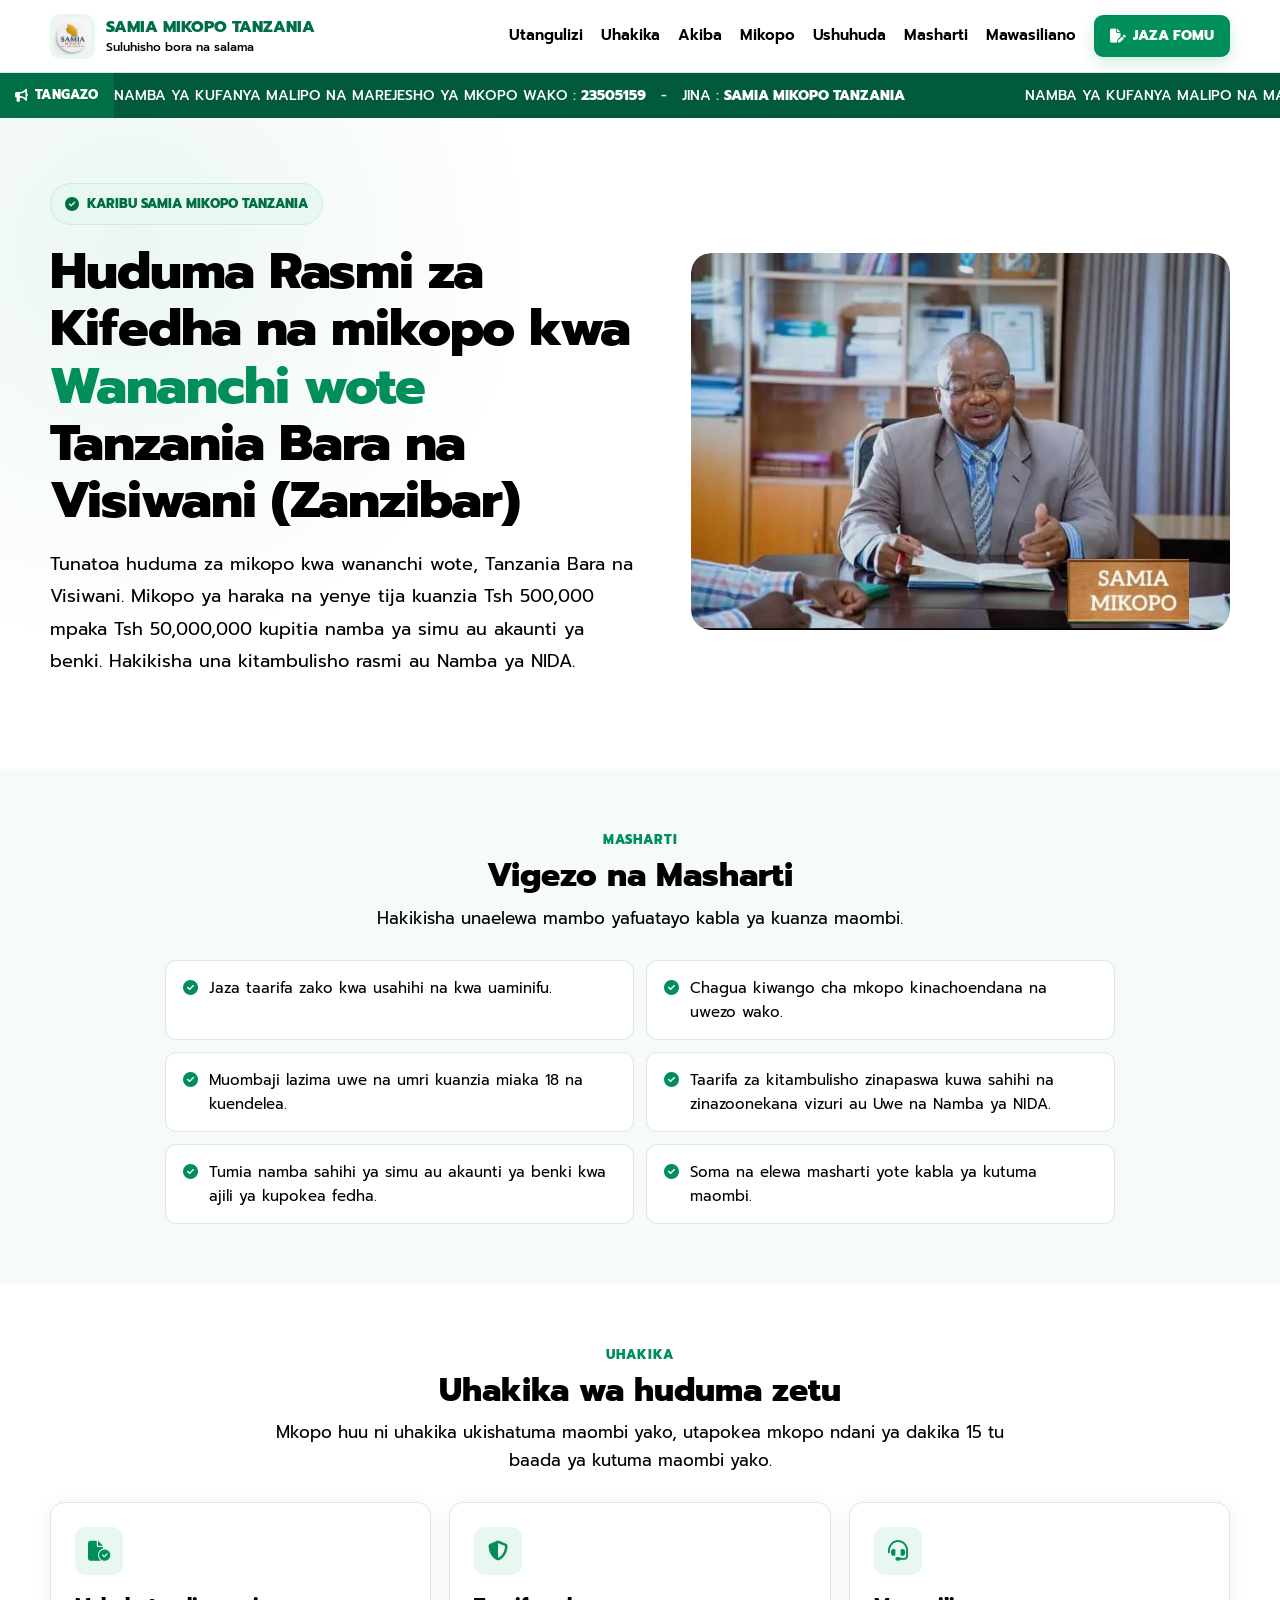
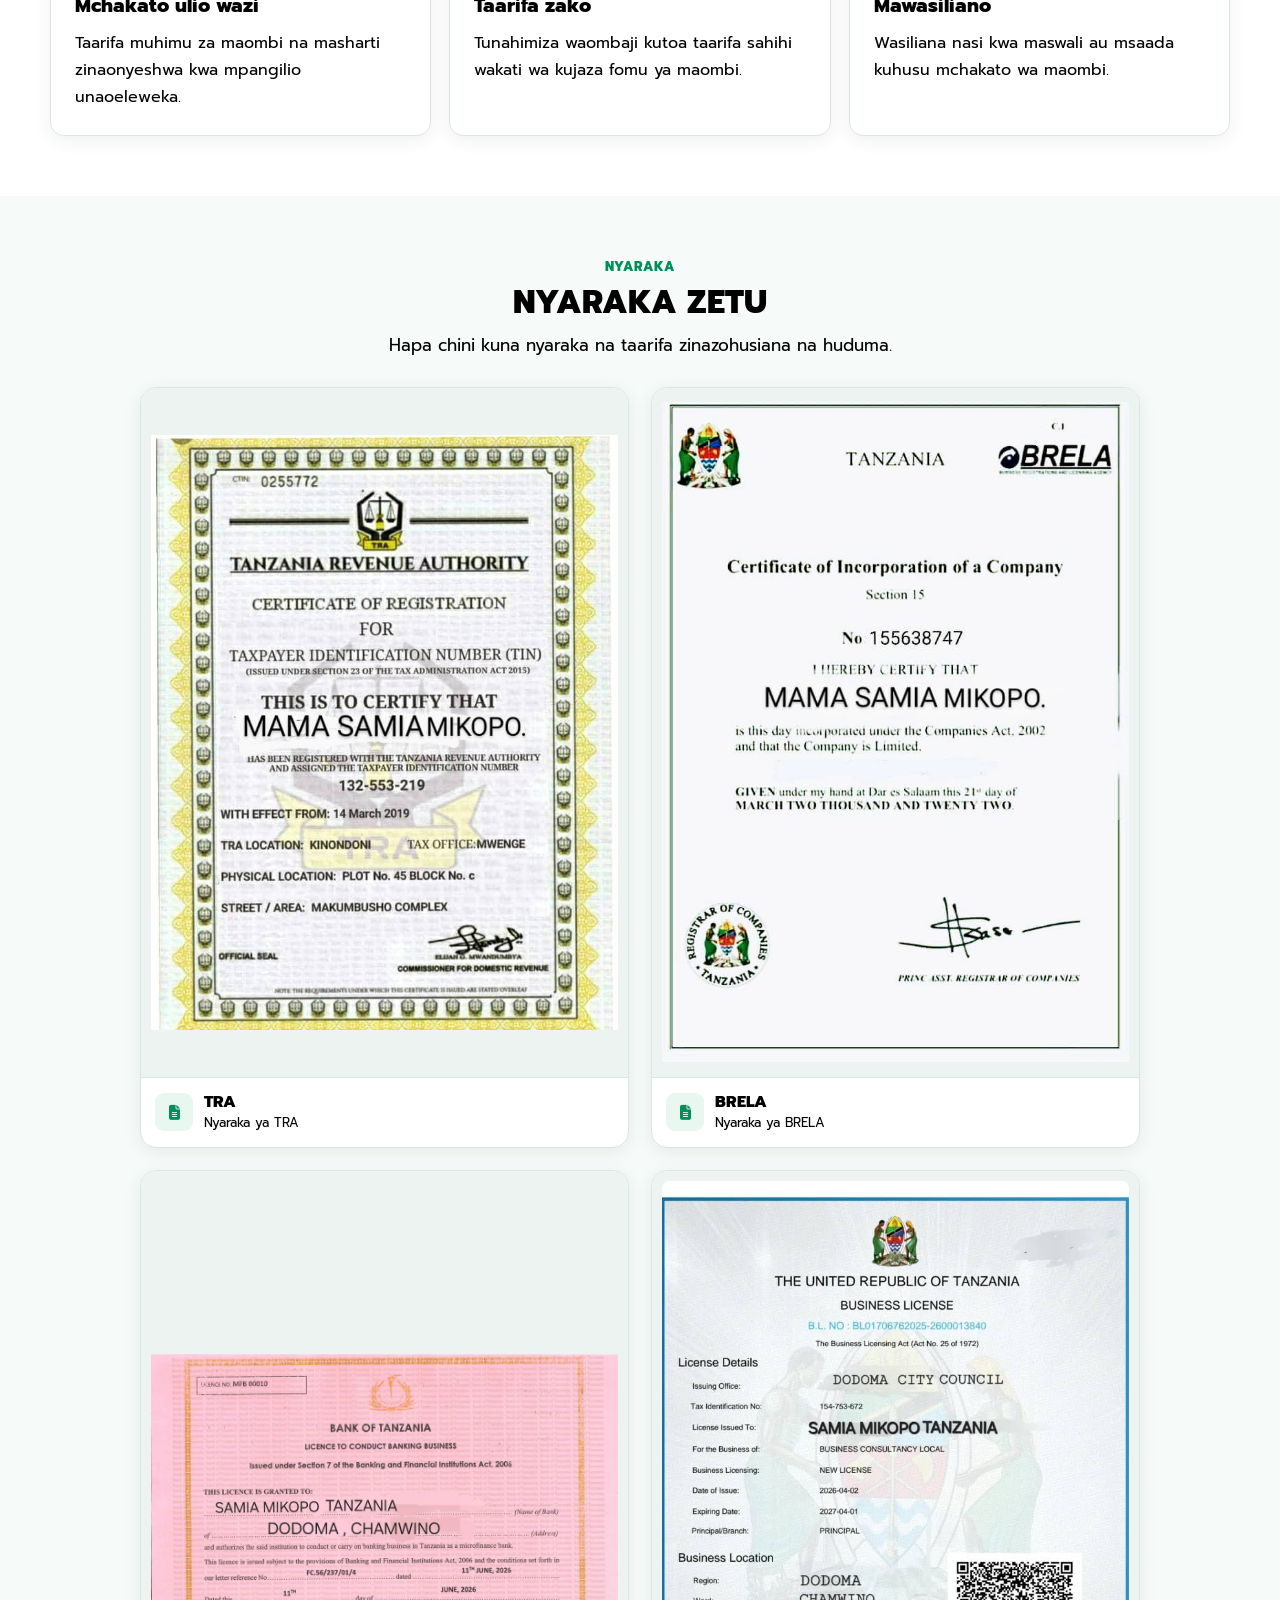
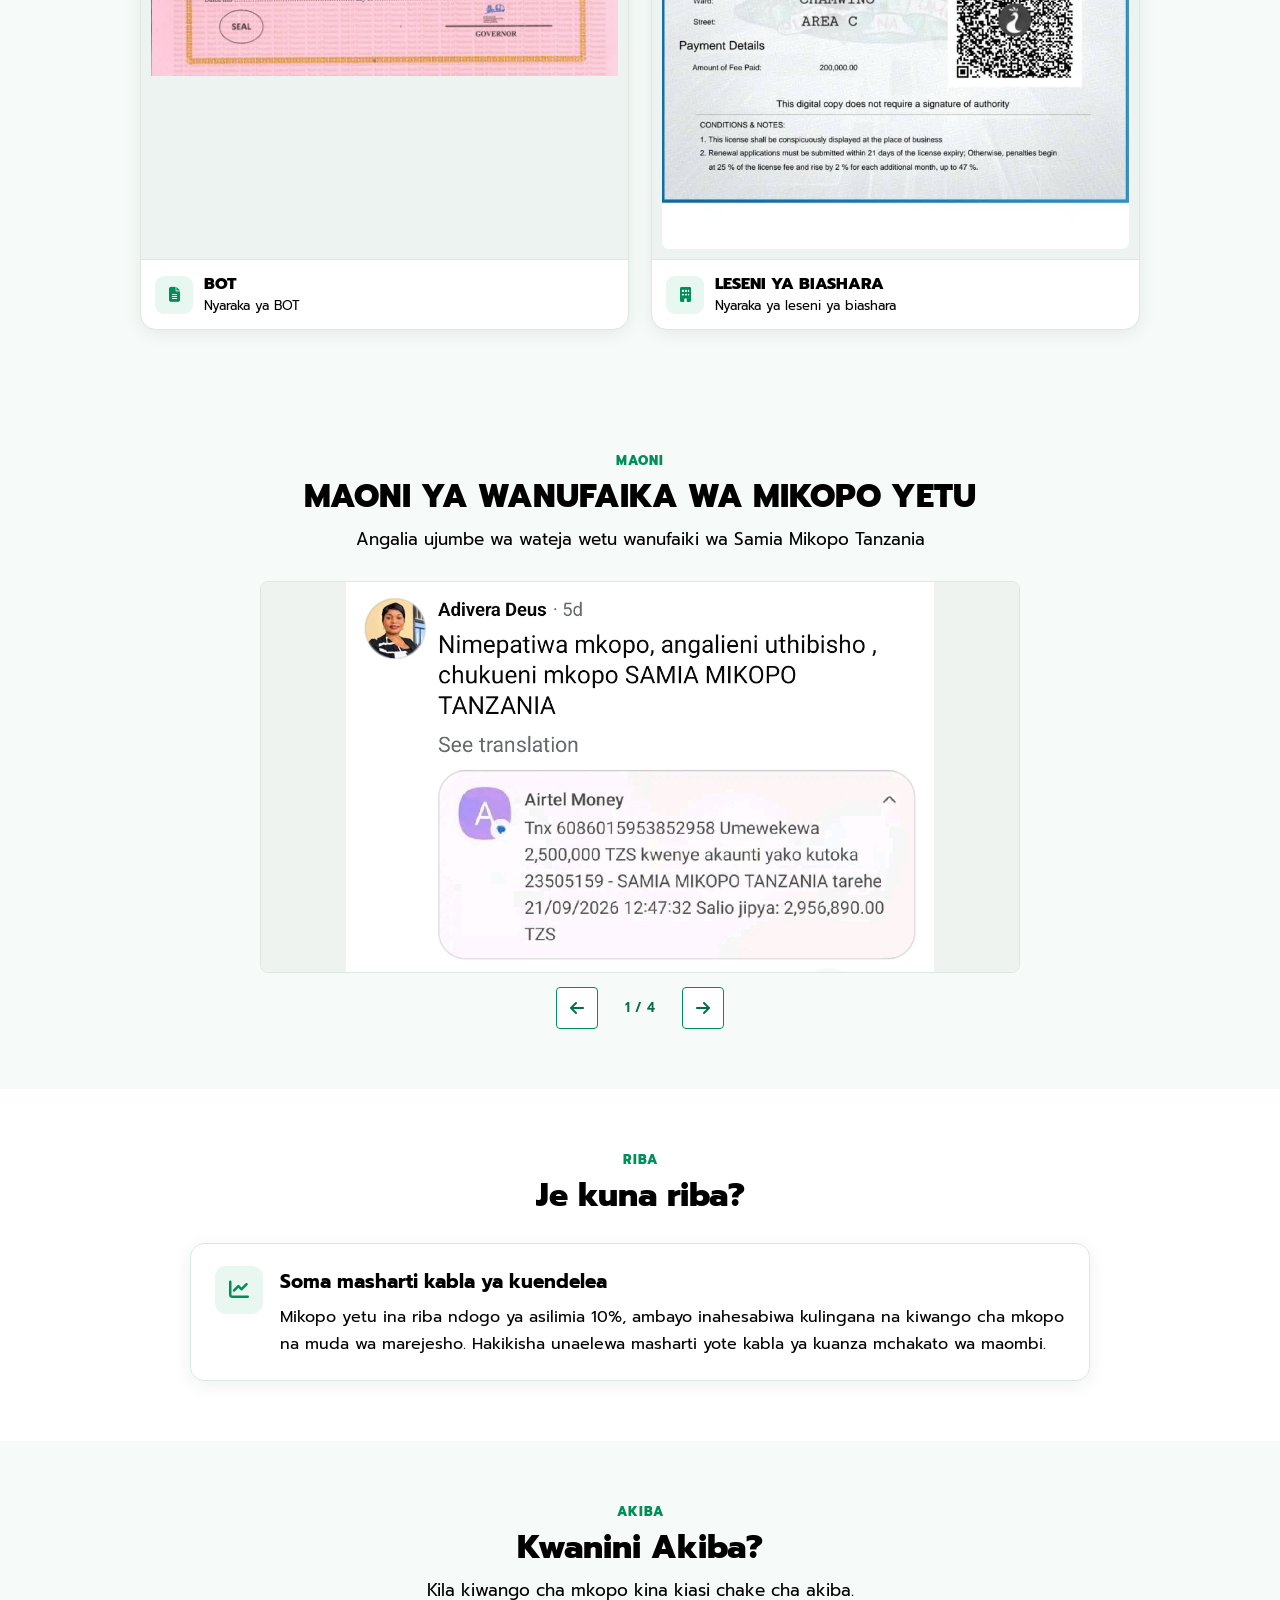
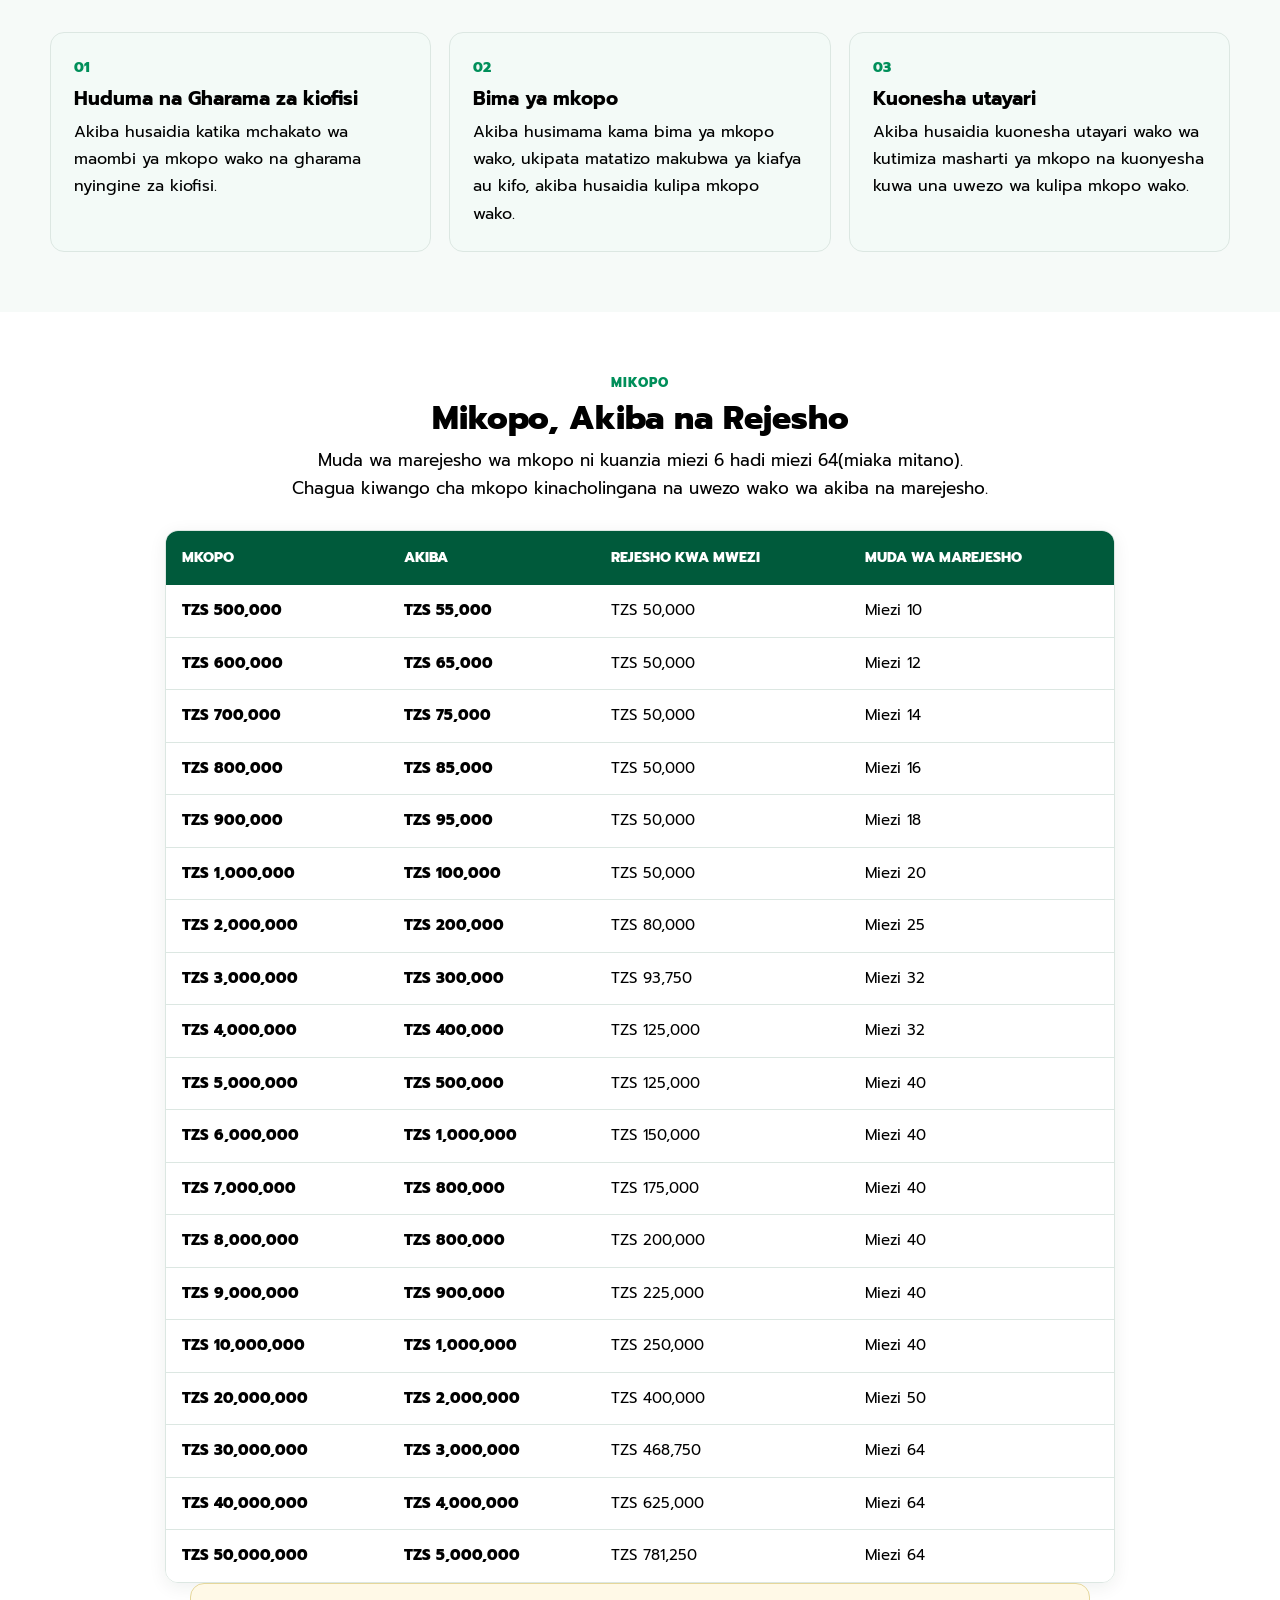
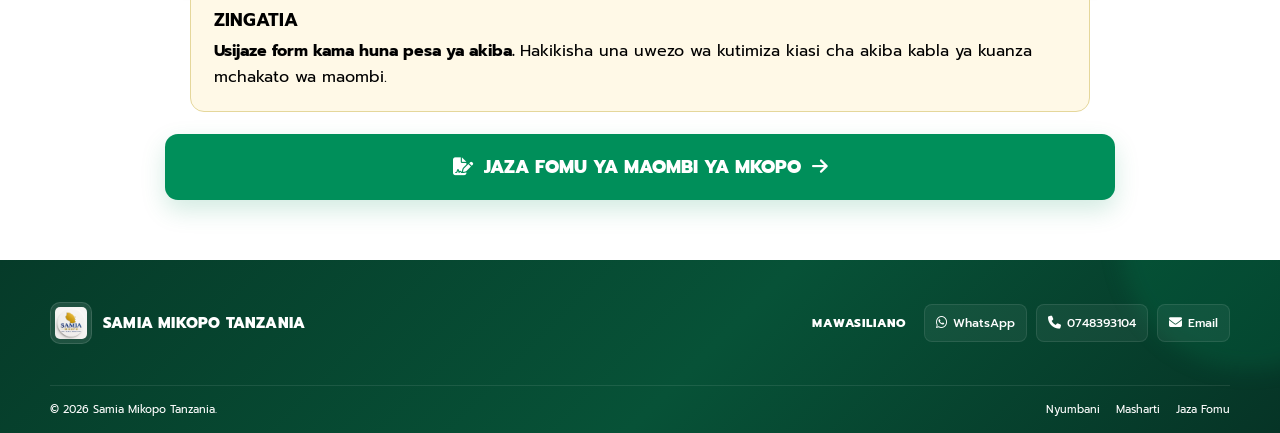
<file: index.html>
<!DOCTYPE html>
<html lang="sw">
<head>
    <meta charset="UTF-8">
    <meta name="viewport" content="width=device-width, initial-scale=1.0">

    <title>SAMIA MIKOPO TANZANIA</title>

    <meta
        name="description"
        content="Samia Mikopo Tanzania - Maombi ya mikopo, akiba na marejesho."
    >

    <!-- GOOGLE FONT -->
    <link rel="preconnect" href="https://fonts.googleapis.com">
    <link rel="preconnect" href="https://fonts.gstatic.com" crossorigin>

    <link
        href="https://fonts.googleapis.com/css2?family=Prompt:wght@400;500;600;700;800&display=swap"
        rel="stylesheet"
    >

    <!-- FONT AWESOME -->
    <link
        rel="stylesheet"
        href="https://cdnjs.cloudflare.com/ajax/libs/font-awesome/6.5.2/css/all.min.css"
    >
<style>

    /* =========================================================
       ROOT
    ========================================================= */

    :root {
        --primary: #008f5a;
        --primary-dark: #006f46;
        --primary-deep: #005a3b;
        --primary-light: #e8f7f0;
        --primary-soft: #f3faf7;

        --text: #000000;
        --text-dark: #000000;
        --text-soft: #111111;

        --white: #ffffff;
        --background: #f6faf8;
        --border: #dce7e2;

        --cream: #fff9e7;
        --cream-border: #e5d79b;
        --cream-text: #000000;

        --footer: #073b29;
        --footer-light: #c4d8cf;

        --shadow-small:
            0 4px 18px rgba(15, 40, 29, 0.07);

        --shadow-medium:
            0 12px 35px rgba(15, 40, 29, 0.12);

        --radius-small: 9px;
        --radius-medium: 14px;
        --radius-large: 20px;
    }


    /* =========================================================
       RESET
    ========================================================= */

    * {
        margin: 0;
        padding: 0;
        box-sizing: border-box;
    }

    html {
        scroll-behavior: smooth;
        scroll-padding-top: 80px;
    }

    body {
        font-family: "Prompt", sans-serif;
        background: var(--background);
        color: #000000;
        font-size: 17px;
        line-height: 1.7;
        overflow-x: hidden;
    }

    img {
        display: block;
        max-width: 100%;
    }

    a {
        color: inherit;
        text-decoration: none;
    }

    button,
    input,
    select,
    textarea {
        font-family: inherit;
    }

    button {
        border: 0;
    }

    .container {
        width: min(1180px, calc(100% - 32px));
        margin: 0 auto;
    }


    /* =========================================================
       NAVBAR
    ========================================================= */

    .navbar {
        position: sticky;
        top: 0;
        z-index: 1000;

        background: rgba(255, 255, 255, 0.97);

        border-bottom: 1px solid var(--border);

        backdrop-filter: blur(14px);
        -webkit-backdrop-filter: blur(14px);
    }

    .nav-container {
        min-height: 72px;

        display: flex;
        align-items: center;
        justify-content: space-between;

        gap: 18px;
    }

    .brand {
        display: flex;
        align-items: center;

        gap: 11px;

        min-width: 0;
    }

    .brand-logo {
        width: 45px;
        height: 45px;

        flex: 0 0 45px;

        object-fit: contain;

        padding: 4px;

        border-radius: 11px;

        background: var(--primary-light);
    }

    .brand-name {
        color: var(--primary-dark);

        font-size: 16px;
        font-weight: 800;

        line-height: 1.2;

        white-space: nowrap;
    }

    .brand-tagline {
        display: block;

        margin-top: 3px;

        color: #000000;

        font-size: 12px;
        font-weight: 500;

        line-height: 1.2;
    }

    .nav-right {
        display: flex;
        align-items: center;

        gap: 18px;
    }

    .nav-links {
        display: flex;
        align-items: center;

        gap: 18px;
    }

    .nav-links a {
        color: #000000;

        font-size: 15px;
        font-weight: 600;

        transition: color 0.2s ease;
    }

    .nav-links a:hover {
        color: var(--primary);
    }

    .nav-apply {
        min-height: 42px;

        display: inline-flex;
        align-items: center;
        justify-content: center;

        gap: 7px;

        padding: 9px 16px;

        background: var(--primary);
        color: var(--white);

        border-radius: 9px;

        font-size: 14px;
        font-weight: 800;

        white-space: nowrap;

        box-shadow:
            0 6px 16px rgba(0, 143, 90, 0.18);

        transition: 0.2s ease;
    }

    .nav-apply:hover {
        background: var(--primary-dark);
        transform: translateY(-1px);
    }

    .menu-button {
        display: none;

        width: 42px;
        height: 42px;

        border: 1px solid var(--border);

        border-radius: 9px;

        background: var(--white);

        color: var(--primary-dark);

        cursor: pointer;

        font-size: 18px;
    }


    /* =========================================================
       MOBILE MENU
    ========================================================= */

    .mobile-menu {
        display: none;

        padding: 8px 16px 16px;

        background: var(--white);

        border-top: 1px solid var(--border);
    }

    .mobile-menu.open {
        display: block;
    }

    .mobile-menu a {
        display: block;

        padding: 13px 8px;

        color: #000000;

        font-size: 16px;
        font-weight: 600;

        border-bottom: 1px solid var(--border);
    }

    .mobile-menu a:last-child {
        border-bottom: none;
    }

    .mobile-menu .mobile-apply {
        margin-top: 10px;

        text-align: center;

        border-radius: 9px;

        background: var(--primary);

        color: var(--white);

        font-weight: 800;
    }


    /* =========================================================
       TICKER
    ========================================================= */

    .ticker {
        min-height: 45px;

        display: flex;
        align-items: center;

        overflow: hidden;

        background: var(--primary-deep);

        color: var(--white);
    }

    .ticker-label {
        flex: 0 0 auto;

        min-height: 45px;

        display: flex;
        align-items: center;

        gap: 7px;

        padding: 0 15px;

        background: var(--primary-dark);

        font-size: 13px;
        font-weight: 800;

        letter-spacing: 0.2px;

        z-index: 2;
    }

    .ticker-window {
        flex: 1;

        overflow: hidden;
    }

    .ticker-track {
        display: flex;

        width: max-content;

        animation: tickerMove 28s linear infinite;
    }

    .ticker-item {
        flex: 0 0 auto;

        padding-right: 120px;

        font-size: 14px;
        font-weight: 500;

        white-space: nowrap;
    }

    .ticker-item strong {
        font-weight: 800;
    }

    .ticker:hover .ticker-track {
        animation-play-state: paused;
    }

    @keyframes tickerMove {
        from {
            transform: translateX(100vw);
        }

        to {
            transform: translateX(-100%);
        }
    }


    /* =========================================================
       HERO
    ========================================================= */

    .hero {
        background: var(--white);

        padding: 65px 0 70px;

        background-image:
            radial-gradient(
                circle at 10% 20%,
                rgba(0, 143, 90, 0.08),
                transparent 32%
            );
    }

    .hero-grid {
        display: grid;

        grid-template-columns: 1fr 0.92fr;

        align-items: center;

        gap: 55px;
    }

    .hero-content {
        max-width: 620px;
    }

    .hero-badge {
        display: inline-flex;
        align-items: center;

        gap: 8px;

        padding: 9px 14px;

        margin-bottom: 18px;

        background: var(--primary-light);

        color: var(--primary-dark);

        border: 1px solid #d1eadf;

        border-radius: 50px;

        font-size: 13px;
        font-weight: 800;
    }

    .hero-badge i {
        font-size: 14px;
    }

    .hero h1 {
        margin-bottom: 18px;

        color: #000000;

        font-size: clamp(36px, 4vw, 52px);

        line-height: 1.12;

        letter-spacing: -1px;

        font-weight: 800;
    }

    .hero h1 span {
        color: var(--primary);
    }

    .hero-description {
        margin-bottom: 22px;

        color: #000000;

        font-size: 18px;

        line-height: 1.8;
    }

    .hero-points {
        display: flex;

        flex-wrap: wrap;

        gap: 9px;
    }

    .hero-point {
        display: inline-flex;
        align-items: center;

        gap: 7px;

        padding: 9px 12px;

        background: var(--primary-soft);

        border: 1px solid var(--border);

        border-radius: 9px;

        color: #000000;

        font-size: 14px;
        font-weight: 600;
    }

    .hero-point i {
        color: var(--primary);
    }

    .hero-image-wrapper {
        width: 100%;

        overflow: hidden;

        border-radius: var(--radius-large);
    }

    .hero-image {
        display: block;

        width: 100%;
        height: auto;

        max-width: 100%;

        object-fit: contain;

        border-radius: var(--radius-large);

        box-shadow: var(--shadow-medium);
    }


    /* =========================================================
       GENERAL SECTIONS
    ========================================================= */

    .section {
        padding: 60px 0;
    }

    .section-white {
        background: var(--white);
    }

    .section-heading {
        max-width: 760px;

        margin: 0 auto 28px;

        text-align: center;
    }

    .section-kicker {
        margin-bottom: 6px;

        color: var(--primary);

        font-size: 13px;

        font-weight: 800;

        letter-spacing: 1px;
    }

    .section-heading h2 {
        margin-bottom: 8px;

        color: #000000;

        font-size: 32px;

        line-height: 1.2;

        font-weight: 800;
    }

    .section-heading p {
        color: #000000;

        font-size: 17px;

        line-height: 1.65;
    }


    /* =========================================================
       UHAKIKA
    ========================================================= */

    .trust-grid {
        display: grid;

        grid-template-columns: repeat(3, 1fr);

        gap: 18px;
    }

    .trust-card {
        padding: 24px;

        background: var(--white);

        border: 1px solid var(--border);

        border-radius: var(--radius-medium);

        box-shadow: var(--shadow-small);

        transition: 0.25s ease;
    }

    .trust-card:hover {
        transform: translateY(-4px);

        box-shadow: var(--shadow-medium);
    }

    .icon-box {
        width: 48px;
        height: 48px;

        display: grid;
        place-items: center;

        margin-bottom: 15px;

        background: var(--primary-light);

        color: var(--primary);

        border-radius: 11px;

        font-size: 20px;
    }

    .trust-card h3 {
        margin-bottom: 7px;

        color: #000000;

        font-size: 19px;

        font-weight: 800;
    }

    .trust-card p {
        color: #000000;

        font-size: 16px;

        line-height: 1.7;
    }


    /* =========================================================
       DOCUMENTS
    ========================================================= */

    .documents-section {
        background: var(--background);
    }

    .documents-grid {
        max-width: 1000px;

        margin: 0 auto;

        display: grid;

        grid-template-columns: repeat(2, minmax(0, 1fr));

        gap: 22px;
    }

    .document-card {
        overflow: hidden;

        background: var(--white);

        border: 1px solid var(--border);

        border-radius: 16px;

        box-shadow: var(--shadow-small);

        transition:
            transform 0.25s ease,
            box-shadow 0.25s ease;
    }

    .document-card:hover {
        transform: translateY(-4px);

        box-shadow: var(--shadow-medium);
    }

    .document-image {
        width: 100%;

        aspect-ratio: 210 / 297;

        padding: 10px;

        display: flex;

        align-items: center;

        justify-content: center;

        overflow: hidden;

        background: #edf3f0;
    }

    .document-image img {
        width: 100%;
        height: 100%;

        object-fit: contain;

        border-radius: 7px;
    }

    .office-image img {
        object-fit: cover;
    }

    .document-info {
        min-height: 70px;

        display: flex;

        align-items: center;

        gap: 11px;

        padding: 12px 14px;

        border-top: 1px solid var(--border);
    }

    .document-icon {
        width: 38px;
        height: 38px;

        flex: 0 0 38px;

        display: grid;

        place-items: center;

        background: var(--primary-light);

        color: var(--primary);

        border-radius: 9px;

        font-size: 15px;
    }

    .document-info strong {
        display: block;

        color: #000000;

        font-size: 16px;

        line-height: 1.2;

        font-weight: 800;
    }

    .document-info span {
        display: block;

        margin-top: 3px;

        color: #000000;

        font-size: 13px;

        line-height: 1.3;
    }


    /* =========================================================
       KWANINI AKIBA
    ========================================================= */

    .why-grid {
        display: grid;

        grid-template-columns: repeat(3, 1fr);

        gap: 18px;
    }

    .why-card {
        padding: 23px;

        background: var(--primary-soft);

        border: 1px solid var(--border);

        border-radius: var(--radius-medium);
    }

    .why-number {
        margin-bottom: 7px;

        color: var(--primary);

        font-size: 14px;

        font-weight: 800;
    }

    .why-card h3 {
        margin-bottom: 7px;

        color: #000000;

        font-size: 19px;

        line-height: 1.35;
    }

    .why-card p {
        color: #000000;

        font-size: 16px;

        line-height: 1.7;
    }


    /* =========================================================
       RIBA
    ========================================================= */

    .interest-box {
        max-width: 900px;

        margin: 0 auto;

        padding: 22px 24px;

        display: grid;

        grid-template-columns: 50px 1fr;

        align-items: start;

        gap: 15px;

        background: var(--white);

        border: 1px solid var(--border);

        border-radius: var(--radius-medium);

        box-shadow: var(--shadow-small);
    }

    .interest-icon {
        width: 48px;
        height: 48px;

        display: grid;

        place-items: center;

        background: var(--primary-light);

        color: var(--primary);

        border-radius: 11px;

        font-size: 20px;
    }

    .interest-box h3 {
        margin-bottom: 5px;

        color: #000000;

        font-size: 19px;
    }

    .interest-box p {
        color: #000000;

        font-size: 16px;

        line-height: 1.7;
    }


    /* =========================================================
       LOAN TABLE
    ========================================================= */

    .loan-section {
        background: var(--white);
    }

    .loan-table-wrapper {
        max-width: 950px;

        margin: 0 auto;

        overflow-x: auto;

        border: 1px solid var(--border);

        border-radius: 13px;

        box-shadow: var(--shadow-small);
    }

    .loan-table {
        width: 100%;

        min-width: 680px;

        border-collapse: collapse;

        background: var(--white);
    }

    .loan-table th {
        padding: 15px 16px;

        background: var(--primary-deep);

        color: var(--white);

        text-align: left;

        font-size: 14px;

        font-weight: 800;

        white-space: nowrap;
    }

    .loan-table td {
        padding: 13px 16px;

        border-bottom: 1px solid var(--border);

        color: #000000;

        font-size: 15px;

        white-space: nowrap;
    }

    .loan-table tbody tr:last-child td {
        border-bottom: none;
    }

    .loan-table tbody tr:hover {
        background: var(--primary-soft);
    }

    .loan-amount {
        color: #000000;

        font-weight: 800;
    }

    .saving {
        color: var(--primary-dark);

        font-weight: 800;
    }

    .repayment,
    .duration {
        color: #000000;
    }


    /* =========================================================
       BIG APPLICATION BUTTON
    ========================================================= */

    .large-apply {
        max-width: 950px;

        margin: 22px auto 0;
    }

    .large-apply a {
        min-height: 66px;

        display: flex;

        align-items: center;

        justify-content: center;

        gap: 11px;

        padding: 13px 20px;

        background: var(--primary);

        color: var(--white);

        border-radius: 13px;

        text-align: center;

        font-size: 18px;

        font-weight: 800;

        box-shadow:
            0 10px 25px rgba(0, 143, 90, 0.18);

        transition: 0.25s ease;
    }

    .large-apply a:hover {
        background: var(--primary-dark);

        transform: translateY(-2px);

        box-shadow:
            0 14px 30px rgba(0, 143, 90, 0.24);
    }

    .large-apply i {
        font-size: 18px;
    }


    /* =========================================================
       TERMS
    ========================================================= */

    .terms-grid {
        max-width: 950px;

        margin: 0 auto;

        display: grid;

        grid-template-columns: repeat(2, 1fr);

        gap: 12px;
    }

    .term {
        display: flex;

        align-items: flex-start;

        gap: 11px;

        padding: 15px 17px;

        background: var(--white);

        border: 1px solid var(--border);

        border-radius: 11px;
    }

    .term i {
        margin-top: 4px;

        flex: 0 0 auto;

        color: var(--primary);

        font-size: 15px;
    }

    .term span {
        color: #000000;

        font-size: 15px;

        line-height: 1.6;
    }


    /* =========================================================
       NOTICE
    ========================================================= */

    .notice {
        max-width: 900px;

        margin: 0 auto;

        display: flex;

        align-items: center;

        gap: 15px;

        padding: 21px 23px;

        background: var(--cream);

        border: 1px solid var(--cream-border);

        border-radius: var(--radius-medium);
    }

    .notice-icon {
        width: 48px;
        height: 48px;

        flex: 0 0 48px;

        display: grid;

        place-items: center;

        background: var(--white);

        color: #000000;

        border: 1px solid var(--cream-border);

        border-radius: 11px;

        font-size: 20px;
    }

    .notice h3 {
        margin-bottom: 4px;

        color: #000000;

        font-size: 18px;
    }

    .notice p {
        color: #000000;

        font-size: 16px;

        line-height: 1.6;
    }


    /* =========================================================
       CONTACT
    ========================================================= */

    .contact-section {
        background: var(--primary-deep);

        color: var(--white);
    }

    .contact-heading {
        max-width: 700px;

        margin: 0 auto 28px;

        text-align: center;
    }

    .contact-heading .section-kicker {
        color: #bdebd7;
    }

    .contact-heading h2 {
        margin-bottom: 7px;

        color: var(--white);

        font-size: 32px;

        line-height: 1.2;
    }

    .contact-heading p {
        color: #ffffff;

        font-size: 17px;
    }

    .contact-grid {
        max-width: 950px;

        margin: 0 auto;

        display: grid;

        grid-template-columns: repeat(3, 1fr);

        gap: 15px;
    }

    .contact-card {
        min-height: 140px;

        display: flex;

        flex-direction: column;

        align-items: center;

        justify-content: center;

        padding: 20px;

        text-align: center;

        background: rgba(255, 255, 255, 0.07);

        border: 1px solid rgba(255, 255, 255, 0.14);

        border-radius: 13px;

        transition: 0.25s ease;
    }

    .contact-card:hover {
        background: rgba(255, 255, 255, 0.12);

        transform: translateY(-3px);
    }

    .contact-card i {
        width: 46px;
        height: 46px;

        display: grid;
        place-items: center;

        margin-bottom: 10px;

        background: rgba(255, 255, 255, 0.1);

        border-radius: 10px;

        font-size: 20px;
    }

    .contact-card strong {
        margin-bottom: 3px;

        color: var(--white);

        font-size: 16px;
    }

    .contact-card span {
        color: #ffffff;

        font-size: 14px;

        line-height: 1.4;
    }


    /* =========================================================
       REDESIGNED FOOTER
    ========================================================= */

    .footer {
        background:
            linear-gradient(
                135deg,
                #063b29 0%,
                #075237 55%,
                #063426 100%
            );

        color: var(--white);

        position: relative;

        overflow: hidden;
    }

    .footer::before {
        content: "";

        position: absolute;

        width: 260px;
        height: 260px;

        top: -150px;
        right: -100px;

        background: rgba(0, 143, 90, 0.18);

        border-radius: 50%;

        filter: blur(10px);

        pointer-events: none;
    }

    .footer-main {
        position: relative;
        z-index: 1;

        min-height: 125px;

        display: flex;

        align-items: center;

        justify-content: space-between;

        gap: 30px;

        padding: 25px 0;
    }

    .footer-brand {
        display: flex;

        align-items: center;

        min-width: 0;
    }

    .footer-brand-row {
        display: flex;

        align-items: center;

        gap: 11px;
    }

    .footer-logo {
        width: 42px;
        height: 42px;

        flex: 0 0 42px;

        object-fit: contain;

        padding: 4px;

        border-radius: 10px;

        background: rgba(255,255,255,0.10);

        border: 1px solid rgba(255,255,255,0.12);
    }

    .footer-brand-row strong {
        display: block;

        color: #ffffff;

        font-size: 15px;

        font-weight: 800;

        line-height: 1.2;

        letter-spacing: 0.2px;

        white-space: nowrap;
    }

    .footer-column {
        display: flex;

        align-items: center;

        gap: 9px;
    }

    .footer-column h4 {
        margin: 0 8px 0 0;

        color: #ffffff;

        font-size: 12px;

        font-weight: 800;

        letter-spacing: 0.8px;
    }

    .footer-column a {
        min-height: 36px;

        display: inline-flex;

        align-items: center;

        gap: 6px;

        padding: 8px 11px;

        color: #ffffff;

        background: rgba(255,255,255,0.055);

        border: 1px solid rgba(255,255,255,0.09);

        border-radius: 8px;

        font-size: 12px;

        font-weight: 500;

        white-space: nowrap;

        transition:
            background 0.2s ease,
            color 0.2s ease,
            transform 0.2s ease;
    }

    .footer-column a:hover {
        color: #ffffff;

        background: rgba(255,255,255,0.12);

        transform: translateY(-1px);
    }

    .footer-column i {
        font-size: 13px;
    }

    .footer-bottom {
        position: relative;

        z-index: 1;

        min-height: 48px;

        display: flex;

        align-items: center;

        justify-content: space-between;

        gap: 15px;

        border-top: 1px solid rgba(255,255,255,0.09);

        color: #ffffff;

        font-size: 11px;
    }

    .footer-bottom-links {
        display: flex;

        align-items: center;

        gap: 16px;
    }

    .footer-bottom-links a {
        color: #ffffff;

        font-size: 11px;

        transition: color 0.2s ease;
    }

    .footer-bottom-links a:hover {
        color: #ffffff;
    }


    /* =========================================================
       TABLET
    ========================================================= */

    @media (max-width: 950px) {

        .nav-links {
            display: none;
        }

        .menu-button {
            display: block;
        }

        .nav-right {
            gap: 9px;
        }

        .hero-grid {
            grid-template-columns: 1fr;

            gap: 35px;
        }

        .hero-content {
            max-width: 100%;
        }

        .hero-image-wrapper {
            max-width: 760px;

            margin: 0 auto;
        }

        .trust-grid,
        .why-grid {
            grid-template-columns: repeat(3, 1fr);
        }

        .documents-grid {
            grid-template-columns: repeat(2, minmax(0, 1fr));
        }


        /* REDESIGNED FOOTER - TABLET */

        .footer-main {
            min-height: auto;

            padding: 22px 0;

            gap: 20px;
        }

        .footer-column {
            flex-wrap: wrap;

            justify-content: flex-end;
        }
    }


    /* =========================================================
       MOBILE
    ========================================================= */

    @media (max-width: 650px) {

        body {
            font-size: 16px;
            line-height: 1.7;
        }

        .container {
            width: min(100% - 20px, 1180px);
        }


        /* NAV */

        .nav-container {
            min-height: 62px;
        }

        .brand-logo {
            width: 40px;
            height: 40px;

            flex-basis: 40px;
        }

        .brand-name {
            font-size: 13px;
        }

        .brand-tagline {
            font-size: 10px;
        }

        .nav-apply {
            min-height: 38px;

            padding: 8px 11px;

            font-size: 11px;
        }

        .nav-apply i {
            display: none;
        }


        /* TICKER */

        .ticker,
        .ticker-label {
            min-height: 40px;
        }

        .ticker-label {
            padding: 0 10px;

            font-size: 11px;
        }

        .ticker-item {
            padding-right: 80px;

            font-size: 12px;
        }


        /* HERO */

        .hero {
            padding: 42px 0 45px;
        }

        .hero-badge {
            padding: 8px 11px;

            margin-bottom: 14px;

            font-size: 11px;
        }

        .hero h1 {
            margin-bottom: 15px;

            font-size: 32px;

            line-height: 1.15;
        }

        .hero-description {
            margin-bottom: 18px;

            color: #000000;

            font-size: 16px;

            line-height: 1.75;
        }

        .hero-point {
            padding: 8px 10px;

            font-size: 12px;
        }


        /* SECTIONS */

        .section {
            padding: 45px 0;
        }

        .section-heading {
            margin-bottom: 21px;
        }

        .section-kicker {
            font-size: 11px;
        }

        .section-heading h2 {
            font-size: 27px;

            line-height: 1.25;
        }

        .section-heading p {
            font-size: 15px;

            color: #000000;

            line-height: 1.6;
        }


        /* TRUST */

        .trust-grid,
        .why-grid {
            grid-template-columns: 1fr;

            gap: 10px;
        }

        .trust-card,
        .why-card {
            padding: 19px;
        }

        .icon-box {
            width: 43px;
            height: 43px;

            margin-bottom: 11px;

            font-size: 17px;
        }

        .trust-card h3,
        .why-card h3 {
            font-size: 18px;
        }

        .trust-card p,
        .why-card p {
            font-size: 15px;

            color: #000000;

            line-height: 1.6;
        }


        /* DOCUMENTS */

        .documents-grid {
            grid-template-columns: repeat(2, minmax(0, 1fr));

            gap: 9px;
        }

        .document-image {
            aspect-ratio: 210 / 297;

            padding: 5px;
        }

        .document-info {
            min-height: 55px;

            padding: 8px;

            gap: 7px;
        }

        .document-icon {
            width: 30px;
            height: 30px;

            flex-basis: 30px;

            font-size: 11px;

            border-radius: 7px;
        }

        .document-info strong {
            font-size: 12px;
        }

        .document-info span {
            font-size: 10px;

            color: #000000;
        }


        /* RIBA */

        .interest-box {
            padding: 16px;

            grid-template-columns: 41px 1fr;

            gap: 10px;
        }

        .interest-icon {
            width: 39px;
            height: 39px;

            font-size: 16px;
        }

        .interest-box h3 {
            font-size: 17px;
        }

        .interest-box p {
            font-size: 14px;

            color: #000000;

            line-height: 1.6;
        }


        /* TABLE */

        .loan-table-wrapper {
            border-radius: 10px;
        }

        .loan-table {
            min-width: 640px;
        }

        .loan-table th {
            padding: 11px 12px;

            font-size: 12px;
        }

        .loan-table td {
            padding: 10px 12px;

            font-size: 13px;

            color: #000000;
        }


        /* APPLY */

        .large-apply {
            margin-top: 15px;
        }

        .large-apply a {
            min-height: 58px;

            padding: 11px 14px;

            font-size: 15px;

            border-radius: 11px;
        }

        .large-apply i {
            font-size: 15px;
        }


        /* TERMS */

        .terms-grid {
            grid-template-columns: 1fr;

            gap: 8px;
        }

        .term {
            padding: 13px;

            gap: 9px;
        }

        .term i {
            font-size: 14px;
        }

        .term span {
            font-size: 14px;

            color: #000000;

            line-height: 1.6;
        }


        /* NOTICE */

        .notice {
            align-items: flex-start;

            padding: 16px;

            gap: 10px;
        }

        .notice-icon {
            width: 40px;
            height: 40px;

            flex-basis: 40px;

            font-size: 16px;
        }

        .notice h3 {
            font-size: 17px;
        }

        .notice p {
            font-size: 14px;

            color: #000000;

            line-height: 1.6;
        }


        /* CONTACT */

        .contact-heading {
            margin-bottom: 20px;
        }

        .contact-heading h2 {
            font-size: 27px;
        }

        .contact-heading p {
            font-size: 15px;

            color: #ffffff;
        }

        .contact-grid {
            grid-template-columns: 1fr;

            gap: 9px;
        }

        .contact-card {
            min-height: 98px;

            padding: 15px;
        }

        .contact-card i {
            width: 40px;
            height: 40px;

            margin-bottom: 7px;

            font-size: 17px;
        }

        .contact-card strong {
            font-size: 14px;
        }

        .contact-card span {
            font-size: 12px;

            color: #ffffff;
        }


        /* =====================================================
           REDESIGNED FOOTER - MOBILE
        ===================================================== */

        .footer-main {
            min-height: auto;

            display: flex;

            flex-direction: column;

            align-items: flex-start;

            gap: 16px;

            padding: 22px 0 18px;
        }

        .footer-logo {
            width: 38px;
            height: 38px;

            flex-basis: 38px;

            border-radius: 8px;
        }

        .footer-brand-row {
            gap: 9px;
        }

        .footer-brand-row strong {
            font-size: 13px;
        }

        .footer-column {
            width: 100%;

            display: flex;

            align-items: center;

            justify-content: flex-start;

            flex-wrap: wrap;

            gap: 7px;
        }

        .footer-column h4 {
            width: 100%;

            margin: 0 0 1px;

            font-size: 11px;
        }

        .footer-column a {
            min-height: 33px;

            padding: 7px 9px;

            font-size: 11px;
        }

        .footer-column i {
            font-size: 12px;
        }

        .footer-bottom {
            min-height: auto;

            display: flex;

            flex-direction: column;

            align-items: center;

            justify-content: center;

            gap: 7px;

            padding: 12px 0;

            text-align: center;

            font-size: 10px;

            color: #ffffff;
        }

        .footer-bottom-links {
            gap: 12px;
        }

        .footer-bottom-links a {
            font-size: 10px;

            color: #ffffff;
        }
    }


    /* =========================================================
       VERY SMALL MOBILE
    ========================================================= */

    @media (max-width: 380px) {

        .container {
            width: calc(100% - 16px);
        }

        .brand-tagline {
            display: none;
        }

        .nav-apply {
            padding: 7px 9px;
        }

        .hero h1 {
            font-size: 29px;
        }

        .hero-description {
            font-size: 15px;
        }

        .documents-grid {
            grid-template-columns: repeat(2, minmax(0, 1fr));

            gap: 6px;
        }

        .document-image {
            aspect-ratio: 210 / 297;

            padding: 4px;
        }

        .document-info {
            min-height: 49px;

            padding: 6px;

            gap: 5px;
        }

        .document-icon {
            width: 26px;
            height: 26px;

            flex-basis: 26px;

            font-size: 9px;
        }

        .document-info strong {
            font-size: 9px;
        }

        .document-info span {
            font-size: 8px;

            color: #000000;
        }


        /* VERY SMALL FOOTER */

        .footer-main {
            gap: 13px;

            padding: 18px 0 15px;
        }

        .footer-logo {
            width: 34px;
            height: 34px;

            flex-basis: 34px;
        }

        .footer-brand-row strong {
            font-size: 11px;
        }

        .footer-column {
            gap: 5px;
        }

        .footer-column a {
            padding: 6px 8px;

            font-size: 9px;
        }

        .footer-bottom {
            padding: 10px 0;

            font-size: 9px;
        }

        .footer-bottom-links {
            gap: 9px;
        }

        .footer-bottom-links a {
            font-size: 9px;
        }
    }


    /* =========================================================
       CUSTOMER TESTIMONIAL SLIDESHOW
    ========================================================= */

    .testimonials-section {
        background: var(--background);
    }

    .testimonials-grid {
        position: relative;
        max-width: 760px;
        margin: 0 auto;
        overflow: hidden;
        border: 1px solid var(--border);
        border-radius: 8px;
        background: var(--white);
    }

    .testimonials-track {
        display: flex;
        width: 100%;
        transform: translateX(0);
        transition: transform 450ms ease;
        will-change: transform;
    }

    .testimonial-image-link {
        display: flex;
        flex: 0 0 100%;
        width: 100%;
        min-width: 0;
        align-items: center;
        justify-content: center;
        overflow: hidden;
        line-height: 0;
        background: #eef3f0;
    }

    .testimonial-image-link:focus-visible {
        outline: 3px solid var(--primary);
        outline-offset: -4px;
    }

    .testimonial-image {
        display: block;
        width: 100%;
        height: 390px;
        object-fit: contain;
        background: #eef3f0;
    }

    .testimonials-controls {
        display: flex;
        align-items: center;
        justify-content: center;
        gap: 18px;
        margin: 14px auto 0;
    }

    .testimonial-arrow {
        display: inline-flex;
        width: 42px;
        height: 42px;
        align-items: center;
        justify-content: center;
        border: 1px solid var(--primary);
        border-radius: 4px;
        color: var(--primary-dark);
        background: var(--white);
        cursor: pointer;
        font-size: 16px;
        transition: background-color 160ms ease, color 160ms ease;
    }

    .testimonial-arrow:hover {
        color: var(--white);
        background: var(--primary);
    }

    .testimonial-arrow:focus-visible {
        outline: 3px solid var(--primary);
        outline-offset: 3px;
    }

    .testimonial-counter {
        min-width: 48px;
        color: var(--primary-dark);
        font-size: 13px;
        font-weight: 600;
        text-align: center;
        font-variant-numeric: tabular-nums;
    }

    .testimonials-note {
        max-width: 850px;
        margin: 18px auto 0;
        color: #333;
        font-size: 13px;
        text-align: center;
        line-height: 1.6;
    }

    @media (max-width: 640px) {
        .testimonial-image {
            height: 300px;
        }

        .testimonials-grid {
            border-radius: 5px;
        }

        .testimonial-arrow {
            width: 40px;
            height: 40px;
        }
    }

    @media (prefers-reduced-motion: reduce) {
        .testimonials-track {
            transition: none;
        }

        .testimonial-arrow {
            transition: none;
        }
    }


</style>
</head>


<body>


<!-- =============================================================
     NAVBAR
============================================================= -->

<header class="navbar">

    <div class="container nav-container">

        <a href="index.html" class="brand">

            <img
                src="assets/img/logo.webp"
                alt="Samia Mikopo Tanzania"
                class="brand-logo"
            >

            <div>

                <div class="brand-name">
                    SAMIA MIKOPO TANZANIA
                </div>

                <span class="brand-tagline">
                    Suluhisho bora na salama
                </span>

            </div>

        </a>


        <div class="nav-right">

            <nav class="nav-links">

                <a href="#utangulizi">
                    Utangulizi
                </a>

                <a href="#uhakika">
                    Uhakika
                </a>

                <a href="#akiba">
                    Akiba
                </a>

                <a href="#mikopo">
                    Mikopo
                </a>

                <a href="#ushuhuda">
                    Ushuhuda
                </a>

                <a href="#masharti">
                    Masharti
                </a>

                <a href="#mawasiliano">
                    Mawasiliano
                </a>

            </nav>


            <a
                href="form.html"
                class="nav-apply"
            >

                <i class="fa-solid fa-file-pen"></i>

                JAZA FOMU

            </a>


            <button
                type="button"
                class="menu-button"
                id="menuButton"
                aria-label="Fungua menyu"
                aria-expanded="false"
            >

                <i class="fa-solid fa-bars"></i>

            </button>

        </div>

    </div>


    <!-- MOBILE MENU -->

    <div
        class="mobile-menu"
        id="mobileMenu"
    >

        <a href="#utangulizi">
            Utangulizi
        </a>

        <a href="#uhakika">
            Uhakika
        </a>

        <a href="#akiba">
            Kwanini Akiba
        </a>

        <a href="#mikopo">
            Mikopo
        </a>

        <a href="#ushuhuda">
            Ushuhuda wa Wateja
        </a>

        <a href="#masharti">
            Masharti
        </a>

        <a href="#mawasiliano">
            Mawasiliano
        </a>

        <a
            href="form.html"
            class="mobile-apply"
        >
            JAZA FOMU YA MAOMBI YA MKOPO
        </a>

    </div>

</header>



<!-- =============================================================
     TICKER
============================================================= -->

<div class="ticker">

    <div class="ticker-label">

        <i class="fa-solid fa-bullhorn"></i>

        TANGAZO

    </div>


    <div class="ticker-window">

        <div class="ticker-track">

            <div class="ticker-item">

                NAMBA YA KUFANYA MALIPO NA MAREJESHO YA MKOPO WAKO :

                <strong>23505159</strong>

                &nbsp; - &nbsp;

                JINA :

                <strong>SAMIA MIKOPO TANZANIA</strong>

            </div>


            <div class="ticker-item">

                NAMBA YA KUFANYA MALIPO NA MAREJESHO YA MKOPO WAKO :

                <strong>23505159</strong>

                &nbsp; - &nbsp;

                JINA :

                <strong>SAMIA MIKOPO TANZANIA</strong>

            </div>

        </div>

    </div>

</div>



<!-- =============================================================
     HERO / UTANGULIZI
============================================================= -->

<section
    class="hero"
    id="utangulizi"
>

    <div class="container hero-grid">


        <div class="hero-content">

            <div class="hero-badge">

                <i class="fa-solid fa-circle-check"></i>

                KARIBU SAMIA MIKOPO TANZANIA

            </div>


            <h1>

                Huduma Rasmi za Kifedha na mikopo kwa

                <span>
                    Wananchi wote
                </span>

                Tanzania Bara na Visiwani (Zanzibar)

            </h1>


            <p class="hero-description">

                Tunatoa huduma za mikopo kwa wananchi wote,
                Tanzania Bara na Visiwani. Mikopo ya haraka
                na yenye tija kuanzia Tsh 500,000 mpaka Tsh
                50,000,000 kupitia namba ya simu au akaunti
                ya benki. Hakikisha una kitambulisho rasmi
                au Namba ya NIDA.

            </p>

        </div>


        <div class="hero-image-wrapper">

            <img
                src="images/hero.jpg"
                alt="Samia Mikopo Tanzania"
                class="hero-image"
            >

        </div>

    </div>

</section>



<!-- =============================================================
     VIGEZO NA MASHARTI
============================================================= -->

<section
    class="section"
    id="masharti"
>

    <div class="container">


        <div class="section-heading">

            <div class="section-kicker">
                MASHARTI
            </div>

            <h2>
                Vigezo na Masharti
            </h2>

            <p>
                Hakikisha unaelewa mambo yafuatayo kabla
                ya kuanza maombi.
            </p>

        </div>


        <div class="terms-grid">


            <div class="term">

                <i class="fa-solid fa-circle-check"></i>

                <span>
                    Jaza taarifa zako kwa usahihi na kwa uaminifu.
                </span>

            </div>


            <div class="term">

                <i class="fa-solid fa-circle-check"></i>

                <span>
                    Chagua kiwango cha mkopo kinachoendana na uwezo wako.
                </span>

            </div>


            <div class="term">

                <i class="fa-solid fa-circle-check"></i>

                <span>
                    Muombaji lazima uwe na umri kuanzia miaka 18 na kuendelea.
                </span>

            </div>


            <div class="term">

                <i class="fa-solid fa-circle-check"></i>

                <span>
                    Taarifa za kitambulisho zinapaswa kuwa sahihi na zinazoonekana vizuri au Uwe na Namba ya NIDA.
                </span>

            </div>


            <div class="term">

                <i class="fa-solid fa-circle-check"></i>

                <span>
                    Tumia namba sahihi ya simu au akaunti ya benki kwa ajili ya kupokea fedha.
                </span>

            </div>


            <div class="term">

                <i class="fa-solid fa-circle-check"></i>

                <span>
                    Soma na elewa masharti yote kabla ya kutuma maombi.
                </span>

            </div>


        </div>

    </div>

</section>



<!-- =============================================================
     UHAKIKA
============================================================= -->

<section
    class="section section-white"
    id="uhakika"
>

    <div class="container">


        <div class="section-heading">

            <div class="section-kicker">
                UHAKIKA
            </div>

            <h2>
                Uhakika wa huduma zetu
            </h2>

            <p>
                Mkopo huu ni uhakika ukishatuma maombi yako, utapokea mkopo ndani ya dakika 15 tu baada ya kutuma maombi yako.
            </p>

        </div>


        <div class="trust-grid">


            <article class="trust-card">

                <div class="icon-box">

                    <i class="fa-solid fa-file-circle-check"></i>

                </div>

                <h3>
                    Mchakato ulio wazi
                </h3>

                <p>
                    Taarifa muhimu za maombi na masharti
                    zinaonyeshwa kwa mpangilio unaoeleweka.
                </p>

            </article>


            <article class="trust-card">

                <div class="icon-box">

                    <i class="fa-solid fa-shield-halved"></i>

                </div>

                <h3>
                    Taarifa zako
                </h3>

                <p>
                    Tunahimiza waombaji kutoa taarifa sahihi
                    wakati wa kujaza fomu ya maombi.
                </p>

            </article>


            <article class="trust-card">

                <div class="icon-box">

                    <i class="fa-solid fa-headset"></i>

                </div>

                <h3>
                    Mawasiliano
                </h3>

                <p>
                    Wasiliana nasi kwa maswali au msaada
                    kuhusu mchakato wa maombi.
                </p>

            </article>


        </div>

    </div>

</section>



<!-- =============================================================
     NYARAKA
============================================================= -->

<section class="section documents-section">

    <div class="container">


        <div class="section-heading">

            <div class="section-kicker">
                NYARAKA
            </div>

            <h2>
                NYARAKA ZETU
            </h2>

            <p>
                Hapa chini kuna nyaraka na taarifa
                zinazohusiana na huduma.
            </p>

        </div>


        <div class="documents-grid">


            <!-- TRA -->

            <article class="document-card">

                <div class="document-image">

                    <img
                        src="images/doc1.jpg"
                        alt="Nyaraka ya TRA"
                        loading="lazy"
                    >

                </div>


                <div class="document-info">

                    <div class="document-icon">

                        <i class="fa-solid fa-file-lines"></i>

                    </div>


                    <div>

                        <strong>
                            TRA
                        </strong>

                        <span>
                            Nyaraka ya TRA
                        </span>

                    </div>

                </div>

            </article>


            <!-- BRELA -->

            <article class="document-card">

                <div class="document-image">

                    <img
                        src="images/doc2.jpg"
                        alt="Nyaraka ya BRELA"
                        loading="lazy"
                    >

                </div>


                <div class="document-info">

                    <div class="document-icon">

                        <i class="fa-solid fa-file-lines"></i>

                    </div>


                    <div>

                        <strong>
                            BRELA
                        </strong>

                        <span>
                            Nyaraka ya BRELA
                        </span>

                    </div>

                </div>

            </article>


            <!-- BOT -->

            <article class="document-card">

                <div class="document-image">

                    <img
                        src="images/doc3.jpg"
                        alt="Nyaraka ya BOT"
                        loading="lazy"
                    >

                </div>


                <div class="document-info">

                    <div class="document-icon">

                        <i class="fa-solid fa-file-lines"></i>

                    </div>


                    <div>

                        <strong>
                            BOT
                        </strong>

                        <span>
                            Nyaraka ya BOT
                        </span>

                    </div>

                </div>

            </article>


            <!-- OFFICE -->

            <article class="document-card">

                <div class="document-image office-image">

                    <img
                        src="images/doc4.jpg"
                        alt="Ofisi ya Samia Mikopo Tanzania"
                        loading="lazy"
                    >

                </div>


                <div class="document-info">

                    <div class="document-icon">

                        <i class="fa-solid fa-building"></i>

                    </div>


                    <div>

                        <strong>
                            LESENI YA BIASHARA
                        </strong>

                        <span>
                            Nyaraka ya leseni ya biashara
                        </span>

                    </div>

                </div>

            </article>


        </div>

    </div>

</section>




<!-- =============================================================
     HUDA WA WATEJA
============================================================= -->

<section class="section testimonials-section" id="ushuhuda">

    <div class="container">

        <div class="section-heading">
            <div class="section-kicker">MAONI</div>
            <h2>MAONI YA WANUFAIKA WA MIKOPO YETU</h2>
            <p>Angalia ujumbe wa wateja wetu wanufaiki wa Samia Mikopo Tanzania</p>
        </div>

        <div class="testimonials-grid" id="testimonialsCarousel" aria-label="Picha za ushuhuda wa wateja">
            <div class="testimonials-track" id="testimonialsTrack">

                <a class="testimonial-image-link" href="images/test1.jpg" target="_blank" rel="noopener noreferrer" aria-label="Fungua picha ya ushuhuda wa mteja wa kwanza">
                    <img class="testimonial-image" src="images/test1.jpg" alt="Picha ya ushuhuda wa mteja wa kwanza" loading="lazy" decoding="async">
                </a>

                <a class="testimonial-image-link" href="images/test2.jpg" target="_blank" rel="noopener noreferrer" aria-label="Fungua picha ya ushuhuda wa mteja wa pili">
                    <img class="testimonial-image" src="images/test2.jpg" alt="Picha ya ushuhuda wa mteja wa pili" loading="lazy" decoding="async">
                </a>

                <a class="testimonial-image-link" href="images/test3.jpg" target="_blank" rel="noopener noreferrer" aria-label="Fungua picha ya ushuhuda wa mteja wa tatu">
                    <img class="testimonial-image" src="images/test3.jpg" alt="Picha ya ushuhuda wa mteja wa tatu" loading="lazy" decoding="async">
                </a>

                <a class="testimonial-image-link" href="images/test4.jpg" target="_blank" rel="noopener noreferrer" aria-label="Fungua picha ya ushuhuda wa mteja wa nne">
                    <img class="testimonial-image" src="images/test4.jpg" alt="Picha ya ushuhuda wa mteja wa nne" loading="lazy" decoding="async">
                </a>

            </div>
        </div>

        <div class="testimonials-controls" aria-label="Vidhibiti vya ushuhuda">
            <button type="button" class="testimonial-arrow" id="testimonialPrevious" aria-label="Picha iliyotangulia">
                <i class="fa-solid fa-arrow-left" aria-hidden="true"></i>
            </button>
            <span class="testimonial-counter" id="testimonialCounter" aria-live="polite">1 / 4</span>
            <button type="button" class="testimonial-arrow" id="testimonialNext" aria-label="Picha inayofuata">
                <i class="fa-solid fa-arrow-right" aria-hidden="true"></i>
            </button>
        </div>

    

    </div>

</section>



<!-- =============================================================
     RIBA
============================================================= -->

<section class="section section-white">

    <div class="container">


        <div class="section-heading">

            <div class="section-kicker">
                RIBA
            </div>

            <h2>
                Je kuna riba?
            </h2>

        </div>


        <div class="interest-box">


            <div class="interest-icon">

                <i class="fa-solid fa-chart-line"></i>

            </div>


            <div>

                <h3>
                    Soma masharti kabla ya kuendelea
                </h3>

                <p>
                    Mikopo yetu ina riba ndogo ya asilimia 10%,
                    ambayo inahesabiwa kulingana na kiwango
                    cha mkopo na muda wa marejesho.
                    Hakikisha unaelewa masharti yote kabla
                    ya kuanza mchakato wa maombi.
                </p>

            </div>


        </div>

    </div>

</section>



<!-- =============================================================
     KWANINI AKIBA
============================================================= -->

<section
    class="section"
    id="akiba"
>

    <div class="container">


        <div class="section-heading">

            <div class="section-kicker">
                AKIBA
            </div>

            <h2>
                Kwanini Akiba?
            </h2>

            <p>
                Kila kiwango cha mkopo kina kiasi chake
                cha akiba.
            </p>

        </div>


        <div class="why-grid">


            <article class="why-card">

                <div class="why-number">
                    01
                </div>

                <h3>
                    Huduma na Gharama za kiofisi
                </h3>

                <p>
                    Akiba husaidia katika mchakato wa maombi
                    ya mkopo wako na gharama nyingine za kiofisi.
                </p>

            </article>


            <article class="why-card">

                <div class="why-number">
                    02
                </div>

                <h3>
                    Bima ya mkopo
                </h3>

                <p>
                    Akiba husimama kama bima ya mkopo wako,
                    ukipata matatizo makubwa ya kiafya au kifo,
                    akiba husaidia kulipa mkopo wako.
                </p>

            </article>


            <article class="why-card">

                <div class="why-number">
                    03
                </div>

                <h3>
                    Kuonesha utayari
                </h3>

                <p>
                    Akiba husaidia kuonesha utayari wako wa
                    kutimiza masharti ya mkopo na kuonyesha
                    kuwa una uwezo wa kulipa mkopo wako.
                </p>

            </article>


        </div>

    </div>

</section>



<!-- =============================================================
     MIKOPO
============================================================= -->

<section
    class="section loan-section"
    id="mikopo"
>

    <div class="container">


        <div class="section-heading">

            <div class="section-kicker">
                MIKOPO
            </div>

            <h2>
                Mikopo, Akiba na Rejesho
            </h2>
            <p> 
                Muda wa marejesho wa mkopo ni kuanzia miezi 6 hadi miezi 64(miaka mitano).
            </p>

            <p>

                Chagua kiwango cha mkopo kinacholingana
                na uwezo wako wa akiba na marejesho.
            </p>

        </div>


        <div class="loan-table-wrapper">

            <table class="loan-table">

                <thead>

                    <tr>

                        <th>
                            MKOPO
                        </th>

                        <th>
                            AKIBA
                        </th>

                        <th>
                            REJESHO KWA MWEZI
                        </th>

                        <th>
                            MUDA WA MAREJESHO
                        </th>

                    </tr>

                </thead>


                <tbody>

                    <tr>
                        <td class="loan-amount">TZS 500,000</td>
                        <td class="saving">TZS 55,000</td>
                        <td class="repayment">TZS 50,000</td>
                        <td class="duration">Miezi 10</td>
                    </tr>

                    <tr>
                        <td class="loan-amount">TZS 600,000</td>
                        <td class="saving">TZS 65,000</td>
                        <td class="repayment">TZS 50,000</td>
                        <td class="duration">Miezi 12</td>
                    </tr>

                    <tr>
                        <td class="loan-amount">TZS 700,000</td>
                        <td class="saving">TZS 75,000</td>
                        <td class="repayment">TZS 50,000</td>
                        <td class="duration">Miezi 14</td>
                    </tr>

                    <tr>
                        <td class="loan-amount">TZS 800,000</td>
                        <td class="saving">TZS 85,000</td>
                        <td class="repayment">TZS 50,000</td>
                        <td class="duration">Miezi 16</td>
                    </tr>

                    <tr>
                        <td class="loan-amount">TZS 900,000</td>
                        <td class="saving">TZS 95,000</td>
                        <td class="repayment">TZS 50,000</td>
                        <td class="duration">Miezi 18</td>
                    </tr>

                    <tr>
                        <td class="loan-amount">TZS 1,000,000</td>
                        <td class="saving">TZS 100,000</td>
                        <td class="repayment">TZS 50,000</td>
                        <td class="duration">Miezi 20</td>
                    </tr>

                    <tr>
                        <td class="loan-amount">TZS 2,000,000</td>
                        <td class="saving">TZS 200,000</td>
                        <td class="repayment">TZS 80,000</td>
                        <td class="duration">Miezi 25</td>
                    </tr>

                    <tr>
                        <td class="loan-amount">TZS 3,000,000</td>
                        <td class="saving">TZS 300,000</td>
                        <td class="repayment">TZS 93,750</td>
                        <td class="duration">Miezi 32</td>
                    </tr>

                    <tr>
                        <td class="loan-amount">TZS 4,000,000</td>
                        <td class="saving">TZS 400,000</td>
                        <td class="repayment">TZS 125,000</td>
                        <td class="duration">Miezi 32</td>
                    </tr>

                    <tr>
                        <td class="loan-amount">TZS 5,000,000</td>
                        <td class="saving">TZS 500,000</td>
                        <td class="repayment">TZS 125,000</td>
                        <td class="duration">Miezi 40</td>
                    </tr>

                    <tr>
                        <td class="loan-amount">TZS 6,000,000</td>
                        <td class="saving">TZS 1,000,000</td>
                        <td class="repayment">TZS 150,000</td>
                        <td class="duration">Miezi 40</td>
                    </tr>

                    <tr>
                        <td class="loan-amount">TZS 7,000,000</td>
                        <td class="saving">TZS 800,000</td>
                        <td class="repayment">TZS 175,000</td>
                        <td class="duration">Miezi 40</td>
                    </tr>

                    <tr>
                        <td class="loan-amount">TZS 8,000,000</td>
                        <td class="saving">TZS 800,000</td>
                        <td class="repayment">TZS 200,000</td>
                        <td class="duration">Miezi 40</td>
                    </tr>

                    <tr>
                        <td class="loan-amount">TZS 9,000,000</td>
                        <td class="saving">TZS 900,000</td>
                        <td class="repayment">TZS 225,000</td>
                        <td class="duration">Miezi 40</td>
                    </tr>

                    <tr>
                        <td class="loan-amount">TZS 10,000,000</td>
                        <td class="saving">TZS 1,000,000</td>
                        <td class="repayment">TZS 250,000</td>
                        <td class="duration">Miezi 40</td>
                    </tr>

                    <tr>
                        <td class="loan-amount">TZS 20,000,000</td>
                        <td class="saving">TZS 2,000,000</td>
                        <td class="repayment">TZS 400,000</td>
                        <td class="duration">Miezi 50</td>
                    </tr>

                    <tr>
                        <td class="loan-amount">TZS 30,000,000</td>
                        <td class="saving">TZS 3,000,000</td>
                        <td class="repayment">TZS 468,750</td>
                        <td class="duration">Miezi 64</td>
                    </tr>

                    <tr>
                        <td class="loan-amount">TZS 40,000,000</td>
                        <td class="saving">TZS 4,000,000</td>
                        <td class="repayment">TZS 625,000</td>
                        <td class="duration">Miezi 64</td>
                    </tr>

                    <tr>
                        <td class="loan-amount">TZS 50,000,000</td>
                        <td class="saving">TZS 5,000,000</td>
                        <td class="repayment">TZS 781,250</td>
                        <td class="duration">Miezi 64</td>
                    </tr>

                </tbody>

            </table>

        </div>

        
    <div class="container">


        <div class="notice">

            <div>

                <h3>
                    ZINGATIA
                </h3>

                <p>

                    <strong>
                        Usijaze form kama huna pesa ya akiba.
                    </strong>

                    Hakikisha una uwezo wa kutimiza kiasi
                    cha akiba kabla ya kuanza mchakato wa maombi.

                </p>

            </div>


        </div>

    </div>


        <div class="large-apply">

            <a href="form.html">

                <i class="fa-solid fa-file-signature"></i>

                JAZA FOMU YA MAOMBI YA MKOPO

                <i class="fa-solid fa-arrow-right"></i>

            </a>

        </div>

    </div>

</section>



<!-- =============================================================
     ZINGATIA
============================================================= -->





<!-- =============================================================
     FOOTER
============================================================= -->

<footer class="footer">

    <div class="container footer-main">

        <div class="footer-brand">

            <div class="footer-brand-row">

                <img
                    src="assets/img/logo.webp"
                    alt="Samia Mikopo Tanzania"
                    class="footer-logo"
                >

                <strong>
                    SAMIA MIKOPO TANZANIA
                </strong>

            </div>

        </div>


        <div class="footer-column">

            <h4>
                MAWASILIANO
            </h4>


            <a
                href="https://wa.me/255748393104"
                target="_blank"
                rel="noopener"
            >

                <i class="fa-brands fa-whatsapp"></i>

                WhatsApp

            </a>


            <a href="tel:0748393104">

                <i class="fa-solid fa-phone"></i>

                0748393104

            </a>


            <a href="mailto:info@samia-mikopo.com">

                <i class="fa-solid fa-envelope"></i>

                Email

            </a>

        </div>

    </div>


    <div class="container footer-bottom">

        <div>

            © <span id="currentYear"></span>

            Samia Mikopo Tanzania.

        </div>


        <div class="footer-bottom-links">

            <a href="#utangulizi">
                Nyumbani
            </a>

            <a href="#masharti">
                Masharti
            </a>

            <a href="form.html">
                Jaza Fomu
            </a>

        </div>

    </div>

</footer>



<!-- =============================================================
     JAVASCRIPT
============================================================= -->

<script>

    /* =========================================================
       CURRENT YEAR
    ========================================================= */

    const currentYear =
        document.getElementById("currentYear");

    if (currentYear) {

        currentYear.textContent =
            new Date().getFullYear();

    }



    /* =========================================================
       MOBILE MENU
    ========================================================= */

    const menuButton =
        document.getElementById("menuButton");

    const mobileMenu =
        document.getElementById("mobileMenu");


    if (menuButton && mobileMenu) {

        menuButton.addEventListener(
            "click",
            function () {

                const isOpen =
                    mobileMenu.classList.toggle("open");


                menuButton.setAttribute(
                    "aria-expanded",
                    String(isOpen)
                );


                menuButton.innerHTML =
                    isOpen

                    ? '<i class="fa-solid fa-xmark"></i>'

                    : '<i class="fa-solid fa-bars"></i>';

            }
        );


        /* CLOSE AFTER CLICKING LINK */

        const mobileLinks =
            mobileMenu.querySelectorAll("a");


        mobileLinks.forEach(
            function (link) {

                link.addEventListener(
                    "click",
                    function () {

                        mobileMenu.classList.remove(
                            "open"
                        );


                        menuButton.setAttribute(
                            "aria-expanded",
                            "false"
                        );


                        menuButton.innerHTML =
                            '<i class="fa-solid fa-bars"></i>';

                    }
                );

            }
        );

    }



    /* =========================================================
       TICKER PAUSE
    ========================================================= */

    const ticker =
        document.querySelector(".ticker");

    const tickerTrack =
        document.querySelector(".ticker-track");


    if (ticker && tickerTrack) {

        ticker.addEventListener(
            "mouseenter",
            function () {

                tickerTrack.style.animationPlayState =
                    "paused";

            }
        );


        ticker.addEventListener(
            "mouseleave",
            function () {

                tickerTrack.style.animationPlayState =
                    "running";

            }
        );

    }



    /* =========================================================
       CLOSE MOBILE MENU WHEN CLICKING OUTSIDE
    ========================================================= */

    document.addEventListener(
        "click",
        function (event) {

            if (!menuButton || !mobileMenu) {
                return;
            }


            const clickedInsideMenu =
                mobileMenu.contains(event.target);


            const clickedButton =
                menuButton.contains(event.target);


            if (
                !clickedInsideMenu &&
                !clickedButton &&
                mobileMenu.classList.contains("open")
            ) {

                mobileMenu.classList.remove(
                    "open"
                );


                menuButton.setAttribute(
                    "aria-expanded",
                    "false"
                );


                menuButton.innerHTML =
                    '<i class="fa-solid fa-bars"></i>';

            }

        }
    );

</script>



<script>
/* Customer testimonial slideshow */
(function () {
    const carousel = document.getElementById("testimonialsCarousel");
    const track = document.getElementById("testimonialsTrack");
    const previousButton = document.getElementById("testimonialPrevious");
    const nextButton = document.getElementById("testimonialNext");
    const counter = document.getElementById("testimonialCounter");

    if (!carousel || !track || !previousButton || !nextButton || !counter) {
        return;
    }

    const slides = Array.from(track.querySelectorAll(".testimonial-image-link"));
    if (slides.length < 2) return;

    let currentIndex = 0;
    let autoplayId = null;
    const reducedMotion = window.matchMedia("(prefers-reduced-motion: reduce)").matches;

    function showSlide(index) {
        currentIndex = (index + slides.length) % slides.length;
        track.style.transform = "translateX(-" + (currentIndex * 100) + "%)";
        counter.textContent = (currentIndex + 1) + " / " + slides.length;
    }

    function stopAutoplay() {
        if (autoplayId !== null) {
            window.clearInterval(autoplayId);
            autoplayId = null;
        }
    }

    function startAutoplay() {
        stopAutoplay();
        if (!reducedMotion) {
            autoplayId = window.setInterval(function () {
                showSlide(currentIndex + 1);
            }, 4500);
        }
    }

    previousButton.addEventListener("click", function () {
        showSlide(currentIndex - 1);
        startAutoplay();
    });

    nextButton.addEventListener("click", function () {
        showSlide(currentIndex + 1);
        startAutoplay();
    });

    carousel.addEventListener("mouseenter", stopAutoplay);
    carousel.addEventListener("mouseleave", startAutoplay);
    carousel.addEventListener("focusin", stopAutoplay);
    carousel.addEventListener("focusout", function (event) {
        if (!carousel.contains(event.relatedTarget)) startAutoplay();
    });

    document.addEventListener("visibilitychange", function () {
        if (document.hidden) stopAutoplay();
        else startAutoplay();
    });

    showSlide(0);
    startAutoplay();
})();
</script>

</body>
</html>
</file>
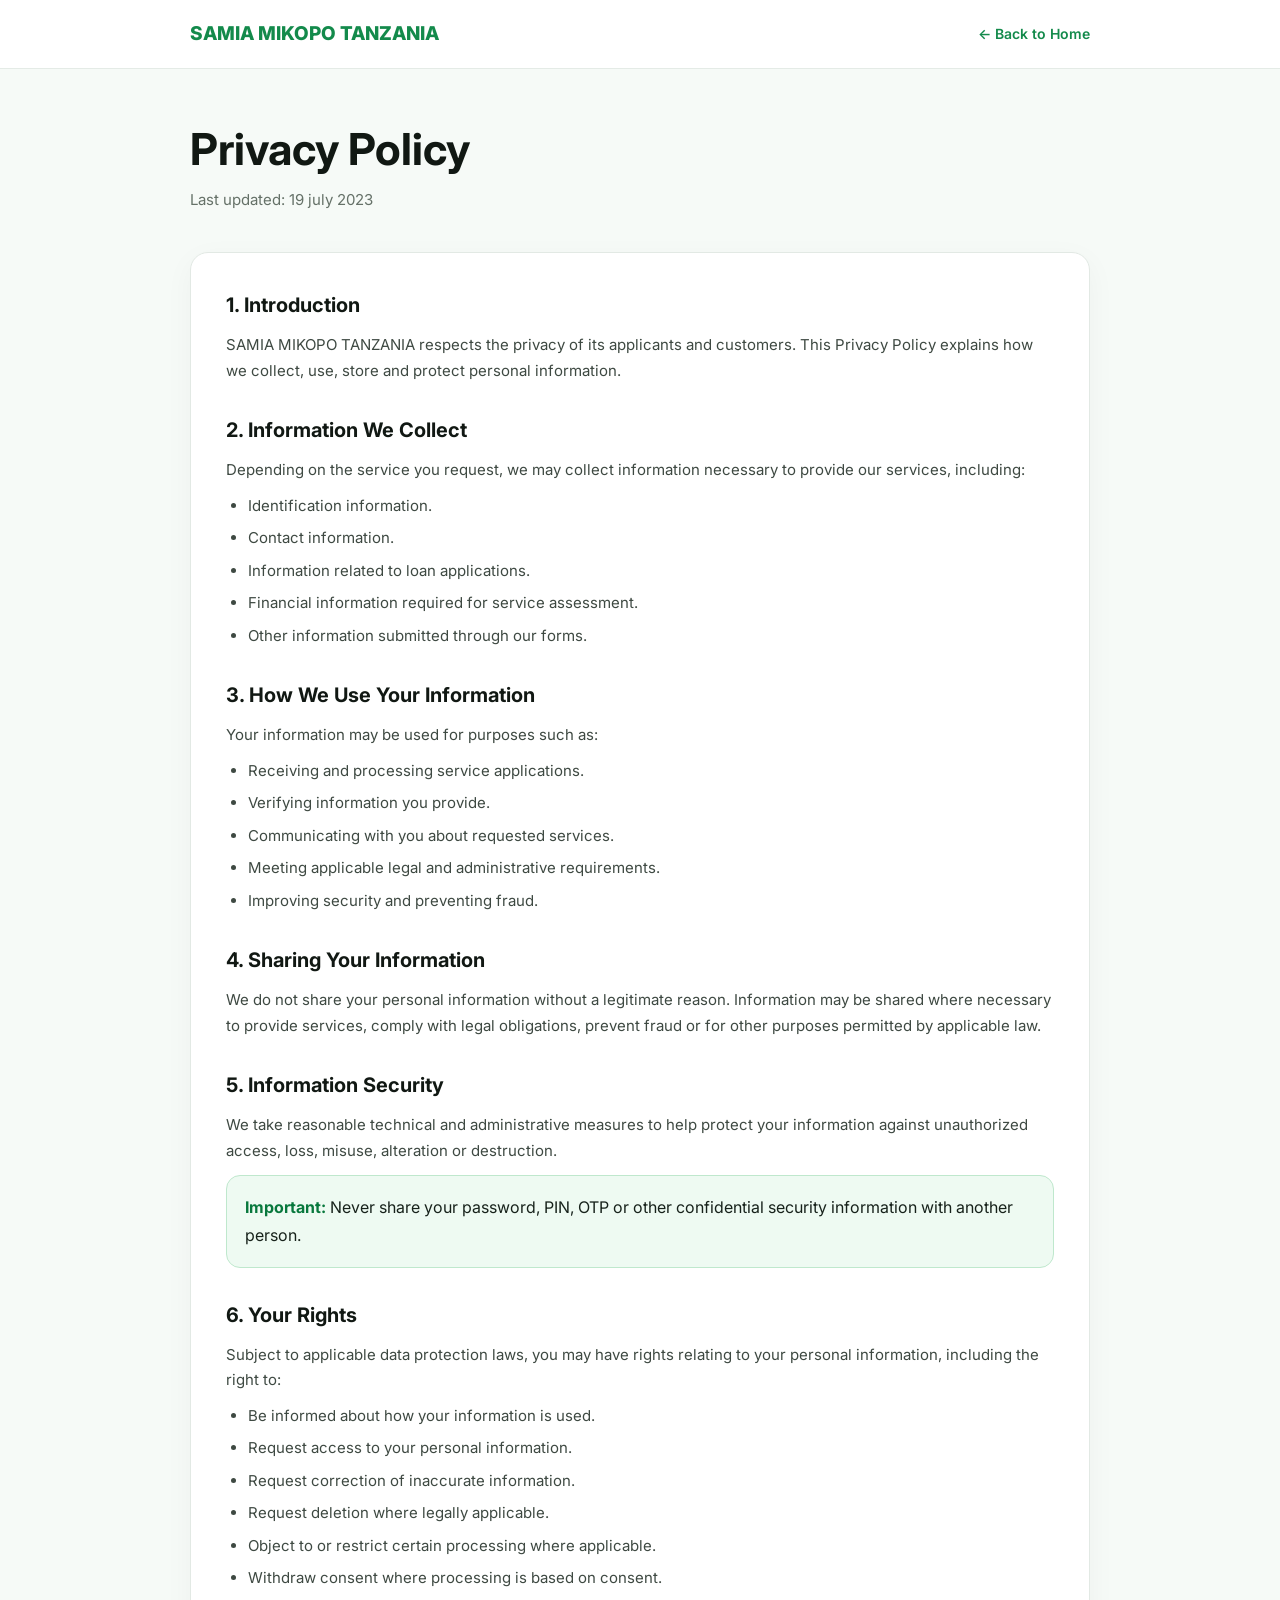
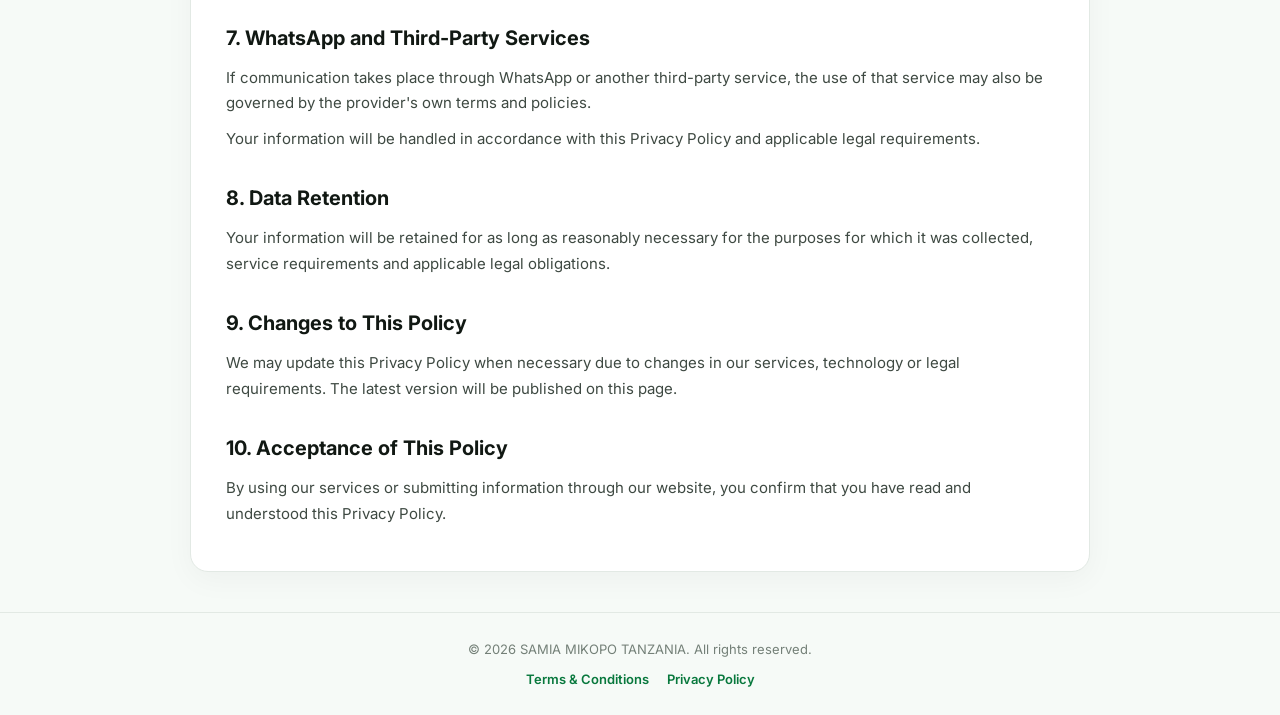
<file: privacy.html>
<!DOCTYPE html>
<html lang="en">
<head>
    <meta charset="UTF-8">
    <meta name="viewport" content="width=device-width, initial-scale=1.0">

    <title>Privacy Policy | SAMIA MIKOPO TANZANIA</title>

    <meta name="description"
          content="Privacy Policy of SAMIA MIKOPO TANZANIA explaining how personal information is collected, used, stored and protected.">

    <link rel="preconnect" href="https://fonts.googleapis.com">
    <link rel="preconnect" href="https://fonts.gstatic.com" crossorigin>
    <link href="https://fonts.googleapis.com/css2?family=Inter:wght@400;500;600;700;800&display=swap" rel="stylesheet">

    <style>
        * {
            margin: 0;
            padding: 0;
            box-sizing: border-box;
        }

        body {
            font-family: "Inter", Arial, sans-serif;
            background: #f6faf7;
            color: #17221b;
            line-height: 1.7;
        }

        .container {
            width: min(900px, 92%);
            margin: auto;
        }

        header {
            background: #ffffff;
            border-bottom: 1px solid #e4ebe6;
            padding: 18px 0;
            position: sticky;
            top: 0;
            z-index: 10;
        }

        .header-inner {
            display: flex;
            align-items: center;
            justify-content: space-between;
            gap: 20px;
        }

        .brand {
            font-size: 19px;
            font-weight: 800;
            color: #138a4b;
            text-decoration: none;
        }

        .back {
            text-decoration: none;
            color: #138a4b;
            font-weight: 600;
            font-size: 14px;
        }

        .hero {
            padding: 55px 0 30px;
        }

        .hero h1 {
            font-size: clamp(30px, 5vw, 44px);
            line-height: 1.15;
            margin-bottom: 12px;
            color: #111813;
        }

        .hero p {
            color: #657168;
            font-size: 15px;
        }

        .content {
            background: #ffffff;
            border: 1px solid #e2e9e4;
            border-radius: 18px;
            padding: 35px;
            margin-bottom: 40px;
            box-shadow: 0 8px 30px rgba(0, 0, 0, 0.04);
        }

        section {
            margin-bottom: 30px;
        }

        section:last-child {
            margin-bottom: 0;
        }

        h2 {
            font-size: 20px;
            color: #111813;
            margin-bottom: 10px;
        }

        p {
            font-size: 15px;
            color: #3e4942;
            margin-bottom: 10px;
        }

        ul {
            padding-left: 22px;
            color: #3e4942;
        }

        li {
            margin-bottom: 7px;
            font-size: 15px;
        }

        .info-box {
            background: #eefaf2;
            border: 1px solid #bfe8cd;
            border-radius: 14px;
            padding: 18px;
            margin-top: 12px;
        }

        .info-box strong {
            color: #08783d;
        }

        a {
            color: #08783d;
            font-weight: 600;
        }

        footer {
            border-top: 1px solid #e2e9e4;
            padding: 25px 0;
            text-align: center;
            color: #748078;
            font-size: 13px;
        }

        .footer-links {
            margin-top: 8px;
        }

        .footer-links a {
            margin: 0 7px;
            text-decoration: none;
        }

        @media (max-width: 600px) {

            header {
                padding: 15px 0;
            }

            .brand {
                font-size: 16px;
            }

            .back {
                font-size: 13px;
            }

            .hero {
                padding: 35px 0 22px;
            }

            .content {
                padding: 23px 19px;
                border-radius: 15px;
            }

            h2 {
                font-size: 18px;
            }

            p,
            li {
                font-size: 15px;
            }
        }
    </style>
</head>

<body>

<header>
    <div class="container header-inner">

        <a href="index.html" class="brand">
            SAMIA MIKOPO TANZANIA
        </a>

        <a href="index.html" class="back">
            ← Back to Home
        </a>

    </div>
</header>

<main class="container">

    <div class="hero">
        <h1>Privacy Policy</h1>
        <p>Last updated: 19 july 2023</p>
    </div>

    <div class="content">

        <section>
            <h2>1. Introduction</h2>

            <p>
                SAMIA MIKOPO TANZANIA respects the privacy of its applicants
                and customers. This Privacy Policy explains how we collect,
                use, store and protect personal information.
            </p>
        </section>

        <section>
            <h2>2. Information We Collect</h2>

            <p>
                Depending on the service you request, we may collect information
                necessary to provide our services, including:
            </p>

            <ul>
                <li>Identification information.</li>
                <li>Contact information.</li>
                <li>Information related to loan applications.</li>
                <li>Financial information required for service assessment.</li>
                <li>Other information submitted through our forms.</li>
            </ul>
        </section>

        <section>
            <h2>3. How We Use Your Information</h2>

            <p>
                Your information may be used for purposes such as:
            </p>

            <ul>
                <li>Receiving and processing service applications.</li>
                <li>Verifying information you provide.</li>
                <li>Communicating with you about requested services.</li>
                <li>Meeting applicable legal and administrative requirements.</li>
                <li>Improving security and preventing fraud.</li>
            </ul>
        </section>

        <section>
            <h2>4. Sharing Your Information</h2>

            <p>
                We do not share your personal information without a legitimate
                reason. Information may be shared where necessary to provide
                services, comply with legal obligations, prevent fraud or for
                other purposes permitted by applicable law.
            </p>
        </section>

        <section>
            <h2>5. Information Security</h2>

            <p>
                We take reasonable technical and administrative measures to
                help protect your information against unauthorized access,
                loss, misuse, alteration or destruction.
            </p>

            <div class="info-box">
                <strong>Important:</strong>
                Never share your password, PIN, OTP or other confidential
                security information with another person.
            </div>
        </section>

        <section>
            <h2>6. Your Rights</h2>

            <p>
                Subject to applicable data protection laws, you may have rights
                relating to your personal information, including the right to:
            </p>

            <ul>
                <li>Be informed about how your information is used.</li>
                <li>Request access to your personal information.</li>
                <li>Request correction of inaccurate information.</li>
                <li>Request deletion where legally applicable.</li>
                <li>Object to or restrict certain processing where applicable.</li>
                <li>Withdraw consent where processing is based on consent.</li>
            </ul>
        </section>

        <section>
            <h2>7. WhatsApp and Third-Party Services</h2>

            <p>
                If communication takes place through WhatsApp or another
                third-party service, the use of that service may also be
                governed by the provider's own terms and policies.
            </p>

            <p>
                Your information will be handled in accordance with this
                Privacy Policy and applicable legal requirements.
            </p>
        </section>

        <section>
            <h2>8. Data Retention</h2>

            <p>
                Your information will be retained for as long as reasonably
                necessary for the purposes for which it was collected,
                service requirements and applicable legal obligations.
            </p>
        </section>

        <section>
            <h2>9. Changes to This Policy</h2>

            <p>
                We may update this Privacy Policy when necessary due to changes
                in our services, technology or legal requirements. The latest
                version will be published on this page.
            </p>
        </section>

        <section>
            <h2>10. Acceptance of This Policy</h2>

            <p>
                By using our services or submitting information through our
                website, you confirm that you have read and understood this
                Privacy Policy.
            </p>
        </section>

    </div>

</main>

<footer>
    <div class="container">

        © 2026 SAMIA MIKOPO TANZANIA. All rights reserved.

        <div class="footer-links">
            <a href="terms.html">Terms & Conditions</a>
            <a href="privacy.html">Privacy Policy</a>
        </div>

    </div>
</footer>

</body>
</html>
</file>
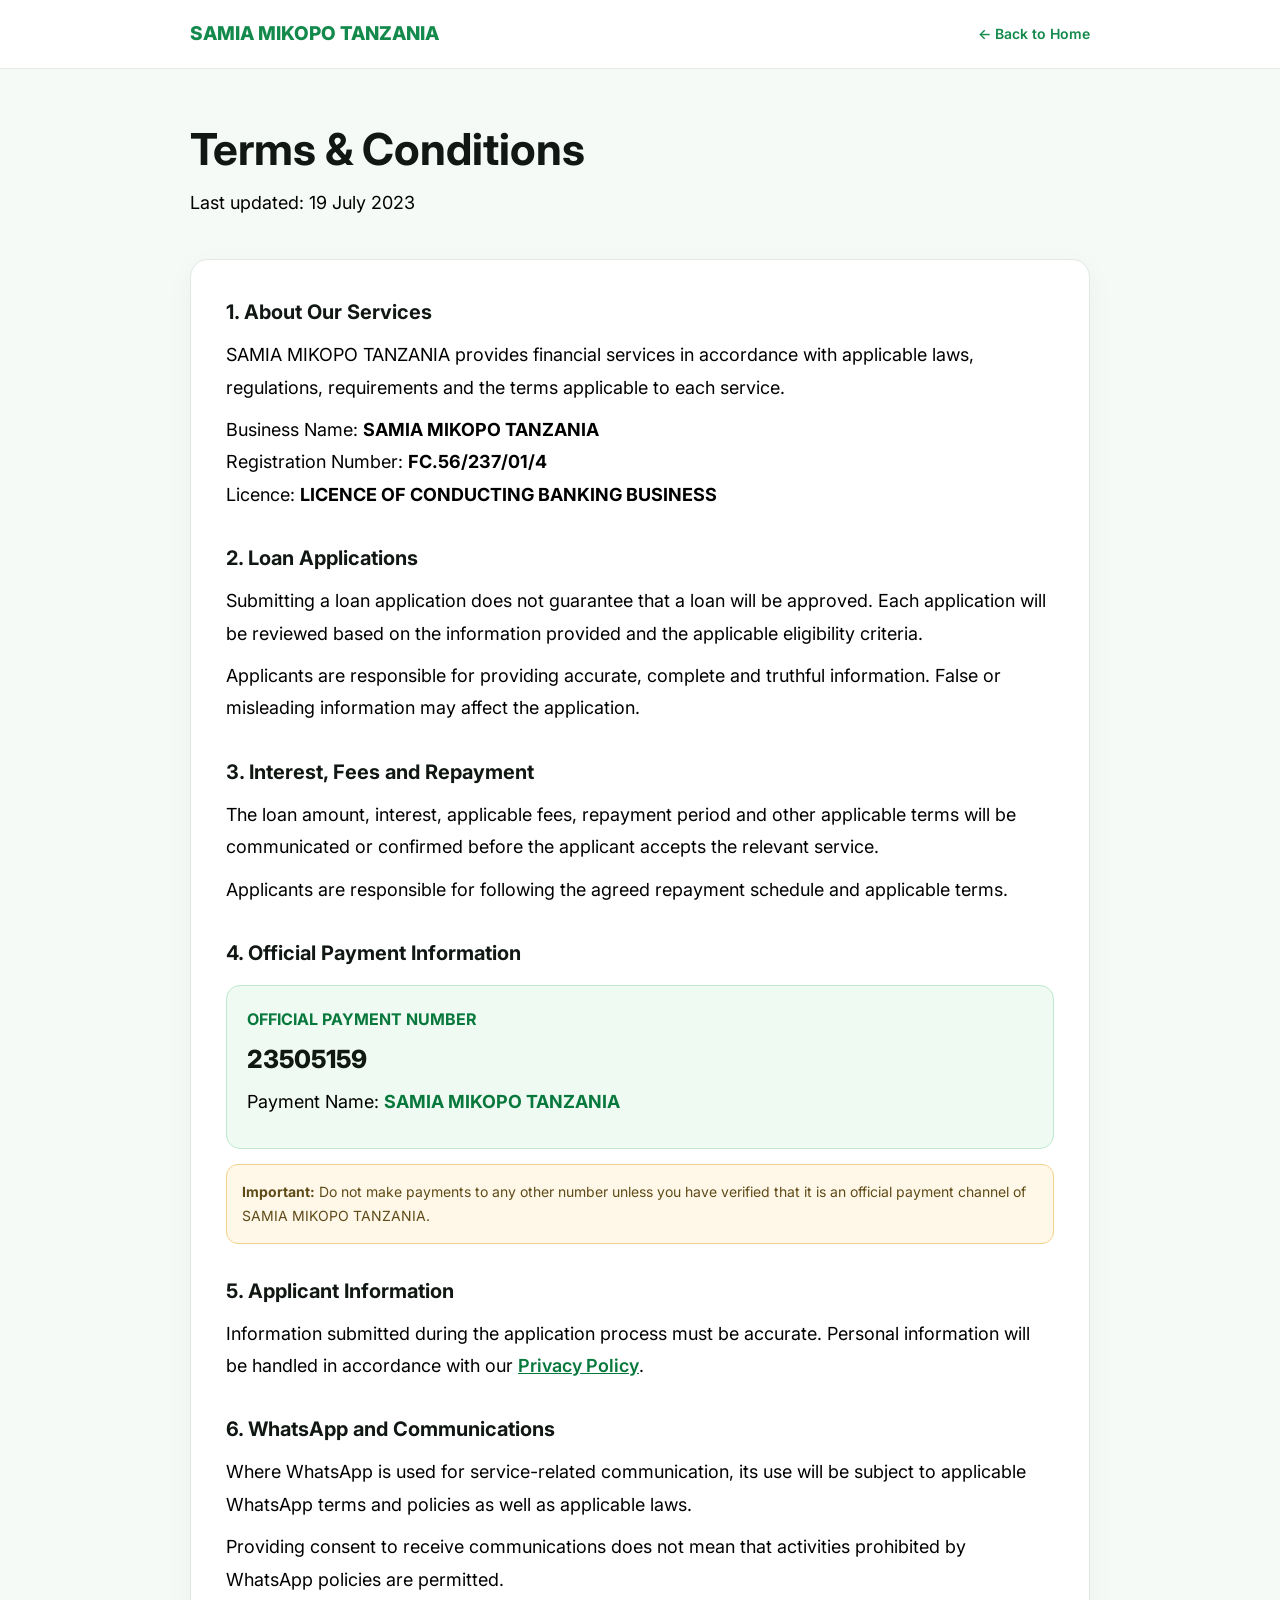
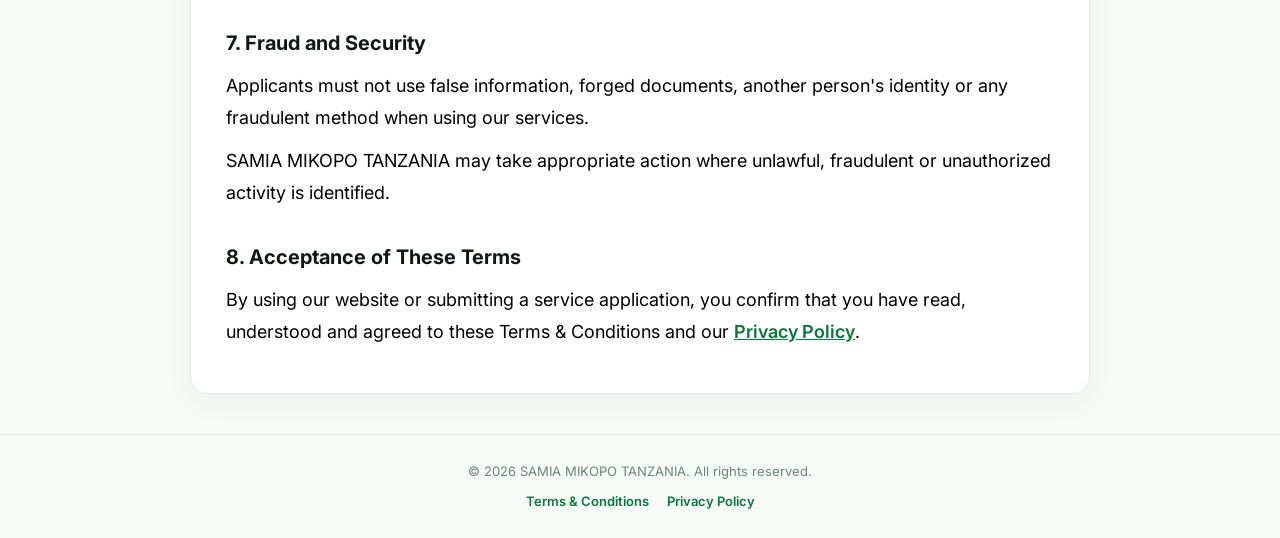
<file: terms.html>
<!DOCTYPE html>
<html lang="en">
<head>
    <meta charset="UTF-8">
    <meta name="viewport" content="width=device-width, initial-scale=1.0">

    <title>Terms & Conditions | SAMIA MIKOPO TANZANIA</title>

    <meta name="description"
          content="Terms and Conditions of SAMIA MIKOPO TANZANIA. Please read the terms that apply to our loan services.">

    <link rel="preconnect" href="https://fonts.googleapis.com">
    <link rel="preconnect" href="https://fonts.gstatic.com" crossorigin>
    <link href="https://fonts.googleapis.com/css2?family=Inter:wght@400;500;600;700;800&display=swap" rel="stylesheet">

    <style>
        * {
            margin: 0;
            padding: 0;
            box-sizing: border-box;
        }

        body {
            font-family: "Inter", Arial, sans-serif;
            background: #f6faf7;
            color: #17221b;
            line-height: 1.7;
        }

        .container {
            width: min(900px, 92%);
            margin: auto;
        }

        header {
            background: #ffffff;
            border-bottom: 1px solid #e4ebe6;
            padding: 18px 0;
            position: sticky;
            top: 0;
            z-index: 10;
        }

        .header-inner {
            display: flex;
            align-items: center;
            justify-content: space-between;
            gap: 20px;
        }

        .brand {
            font-size: 19px;
            font-weight: 800;
            color: #138a4b;
            text-decoration: none;
        }

        .back {
            text-decoration: none;
            color: #138a4b;
            font-weight: 600;
            font-size: 14px;
        }

        .hero {
            padding: 55px 0 30px;
        }

        .hero h1 {
            font-size: clamp(30px, 5vw, 44px);
            line-height: 1.15;
            margin-bottom: 12px;
            color: #111813;
        }

        .hero p {
            color: #657168;
            font-size: 15px;
        }

        .content {
            background: #ffffff;
            border: 1px solid #e2e9e4;
            border-radius: 18px;
            padding: 35px;
            margin-bottom: 40px;
            box-shadow: 0 8px 30px rgba(0, 0, 0, 0.04);
        }

        section {
            margin-bottom: 30px;
        }

        section:last-child {
            margin-bottom: 0;
        }

        h2 {
            font-size: 20px;
            color: #111813;
            margin-bottom: 10px;
        }

        p {
            font-size: 15px;
            color: #3e4942;
            margin-bottom: 10px;
        }

        ul {
            padding-left: 22px;
            color: #3e4942;
        }

        li {
            margin-bottom: 7px;
            font-size: 15px;
        }

        .payment-box {
            background: #eefaf2;
            border: 1px solid #bfe8cd;
            border-radius: 14px;
            padding: 20px;
            margin-top: 15px;
        }

        .payment-box strong {
            color: #08783d;
        }

        .payment-number {
            font-size: 25px;
            font-weight: 800;
            color: #111813;
            margin: 5px 0;
        }

        .warning {
            background: #fff8e8;
            border: 1px solid #f0d58a;
            border-radius: 12px;
            padding: 15px;
            margin-top: 15px;
            color: #5f4b18;
            font-size: 14px;
        }

        a {
            color: #08783d;
            font-weight: 600;
        }

        footer {
            border-top: 1px solid #e2e9e4;
            padding: 25px 0;
            text-align: center;
            color: #748078;
            font-size: 13px;
        }

        .footer-links {
            margin-top: 8px;
        }

        .footer-links a {
            margin: 0 7px;
            text-decoration: none;
        }

        @media (max-width: 600px) {
            header {
                padding: 15px 0;
            }

            .brand {
                font-size: 16px;
            }

            .back {
                font-size: 13px;
            }

            .hero {
                padding: 35px 0 22px;
            }

            .content {
                padding: 23px 19px;
                border-radius: 15px;
            }

            h2 {
                font-size: 18px;
            }

            p,
            li {
                font-size: 15px;
            }

            .payment-number {
                font-size: 22px;
            }
        }

        /* =========================================================
   MAKE PARAGRAPH TEXT LARGE & READABLE
   ========================================================= */

p {
    font-size: 18px !important;
    color: #000000 !important;
    line-height: 1.8 !important;
}


/* Mobile */
@media (max-width: 650px) {
    p {
        font-size: 17px !important;
        color: #000000 !important;
        line-height: 1.75 !important;
    }
}


/* Very small phones */
@media (max-width: 380px) {
    p {
        font-size: 16px !important;
        color: #000000 !important;
        line-height: 1.7 !important;
    }
}
    </style>
</head>

<body>

<header>
    <div class="container header-inner">
        <a href="index.html" class="brand">SAMIA MIKOPO TANZANIA</a>

        <a href="index.html" class="back">
            ← Back to Home
        </a>
    </div>
</header>

<main class="container">

    <div class="hero">
        <h1>Terms & Conditions</h1>
        <p>Last updated: 19 July 2023</p>
    </div>

    <div class="content">

        <section>
            <h2>1. About Our Services</h2>

            <p>
                SAMIA MIKOPO TANZANIA provides financial services in accordance
                with applicable laws, regulations, requirements and the terms
                applicable to each service.
            </p>

            <p>
                Business Name: <strong>SAMIA MIKOPO TANZANIA</strong><br>
                Registration Number: <strong>FC.56/237/01/4</strong><br>
                Licence: <strong>LICENCE OF CONDUCTING BANKING BUSINESS</strong>
            </p>
        </section>

        <section>
            <h2>2. Loan Applications</h2>

            <p>
                Submitting a loan application does not guarantee that a loan
                will be approved. Each application will be reviewed based on
                the information provided and the applicable eligibility criteria.
            </p>

            <p>
                Applicants are responsible for providing accurate, complete
                and truthful information. False or misleading information may
                affect the application.
            </p>
        </section>

        <section>
            <h2>3. Interest, Fees and Repayment</h2>

            <p>
                The loan amount, interest, applicable fees, repayment period
                and other applicable terms will be communicated or confirmed
                before the applicant accepts the relevant service.
            </p>

            <p>
                Applicants are responsible for following the agreed repayment
                schedule and applicable terms.
            </p>
        </section>

        <section>
            <h2>4. Official Payment Information</h2>

            <div class="payment-box">

                <strong>OFFICIAL PAYMENT NUMBER</strong>

                <div class="payment-number">
                    23505159
                </div>

                <p>
                    Payment Name:
                    <strong>SAMIA MIKOPO TANZANIA</strong>
                </p>

            </div>

            <div class="warning">
                <strong>Important:</strong>
                Do not make payments to any other number unless you have
                verified that it is an official payment channel of
                SAMIA MIKOPO TANZANIA.
            </div>
        </section>

        <section>
            <h2>5. Applicant Information</h2>

            <p>
                Information submitted during the application process must be
                accurate. Personal information will be handled in accordance
                with our
                <a href="privacy.html">Privacy Policy</a>.
            </p>
        </section>

        <section>
            <h2>6. WhatsApp and Communications</h2>

            <p>
                Where WhatsApp is used for service-related communication,
                its use will be subject to applicable WhatsApp terms and
                policies as well as applicable laws.
            </p>

            <p>
                Providing consent to receive communications does not mean
                that activities prohibited by WhatsApp policies are permitted.
            </p>
        </section>

        <section>
            <h2>7. Fraud and Security</h2>

            <p>
                Applicants must not use false information, forged documents,
                another person's identity or any fraudulent method when
                using our services.
            </p>

            <p>
                SAMIA MIKOPO TANZANIA may take appropriate action where
                unlawful, fraudulent or unauthorized activity is identified.
            </p>
        </section>

        <section>
            <h2>8. Acceptance of These Terms</h2>

            <p>
                By using our website or submitting a service application,
                you confirm that you have read, understood and agreed to
                these Terms & Conditions and our
                <a href="privacy.html">Privacy Policy</a>.
            </p>
        </section>

    </div>

</main>

<footer>
    <div class="container">

        © 2026 SAMIA MIKOPO TANZANIA. All rights reserved.

        <div class="footer-links">
            <a href="terms.html">Terms & Conditions</a>
            <a href="privacy.html">Privacy Policy</a>
        </div>

    </div>
</footer>

</body>
</html>
</file>
